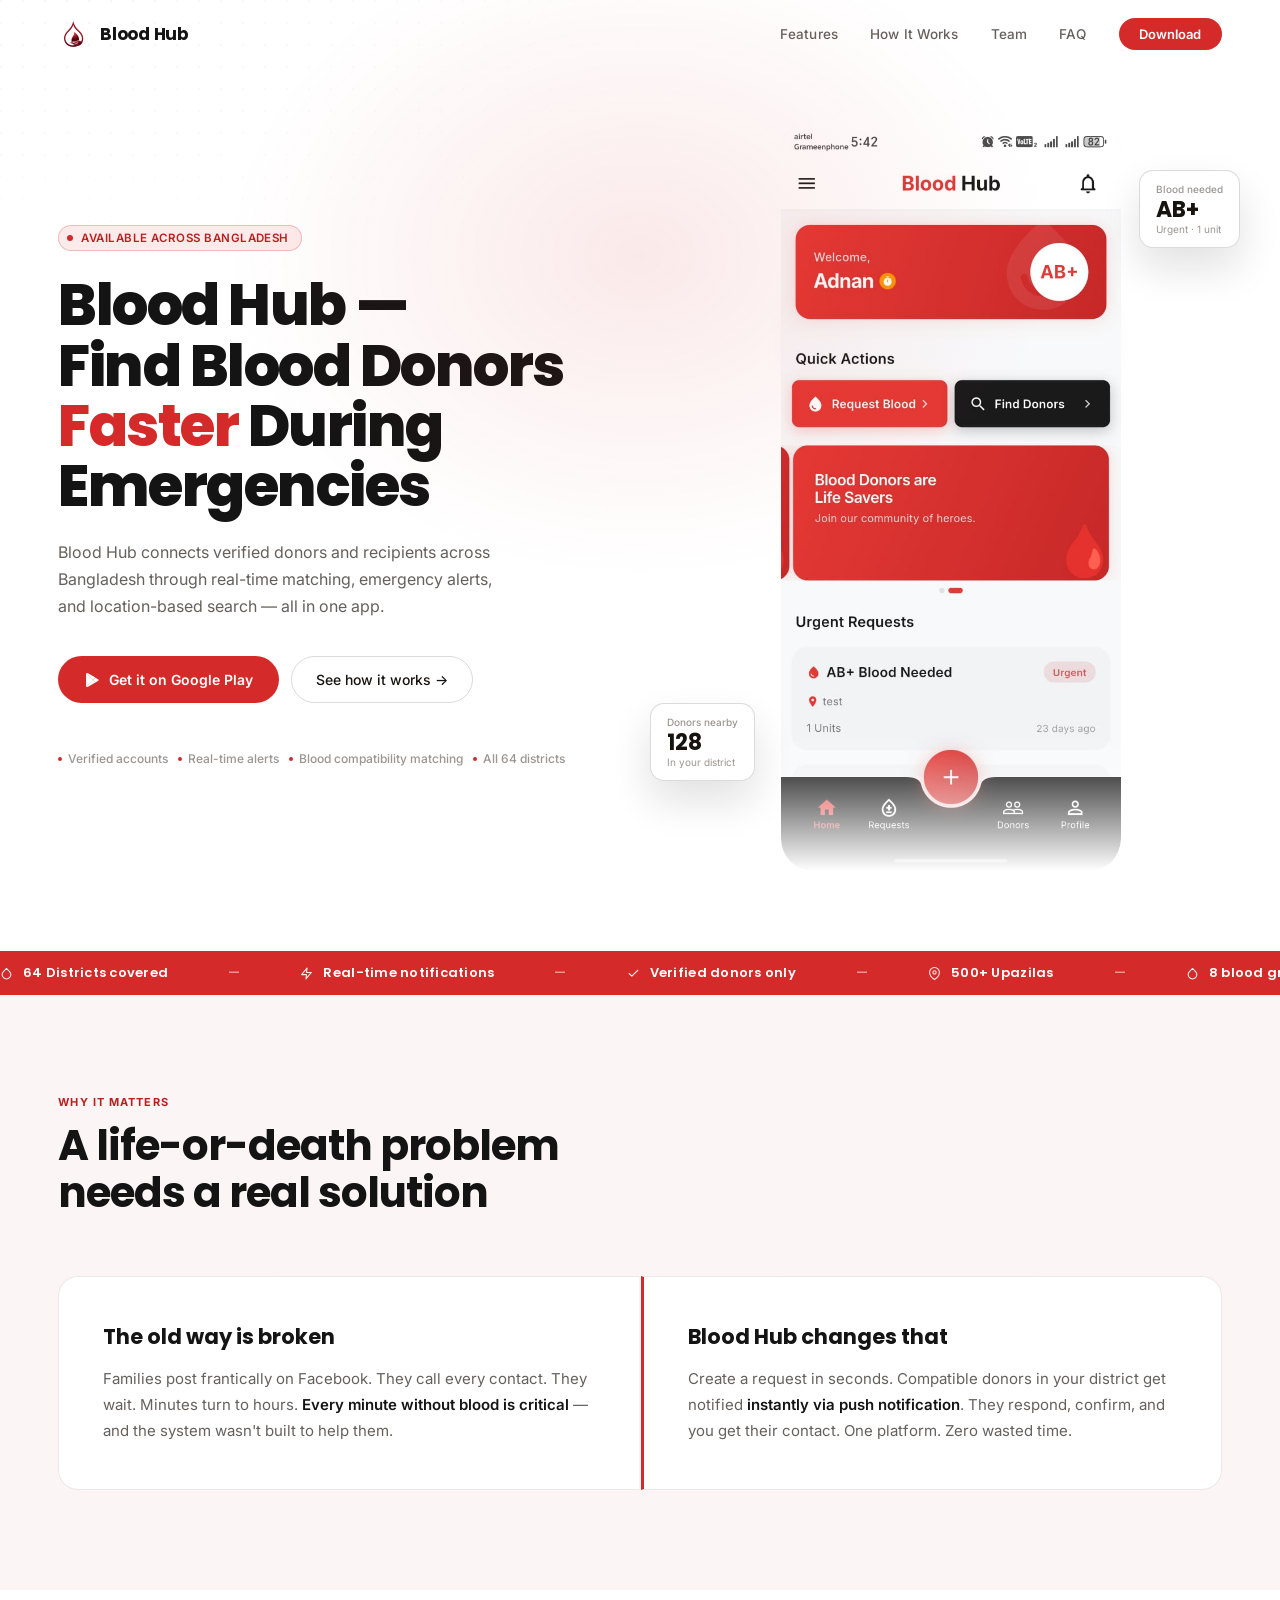
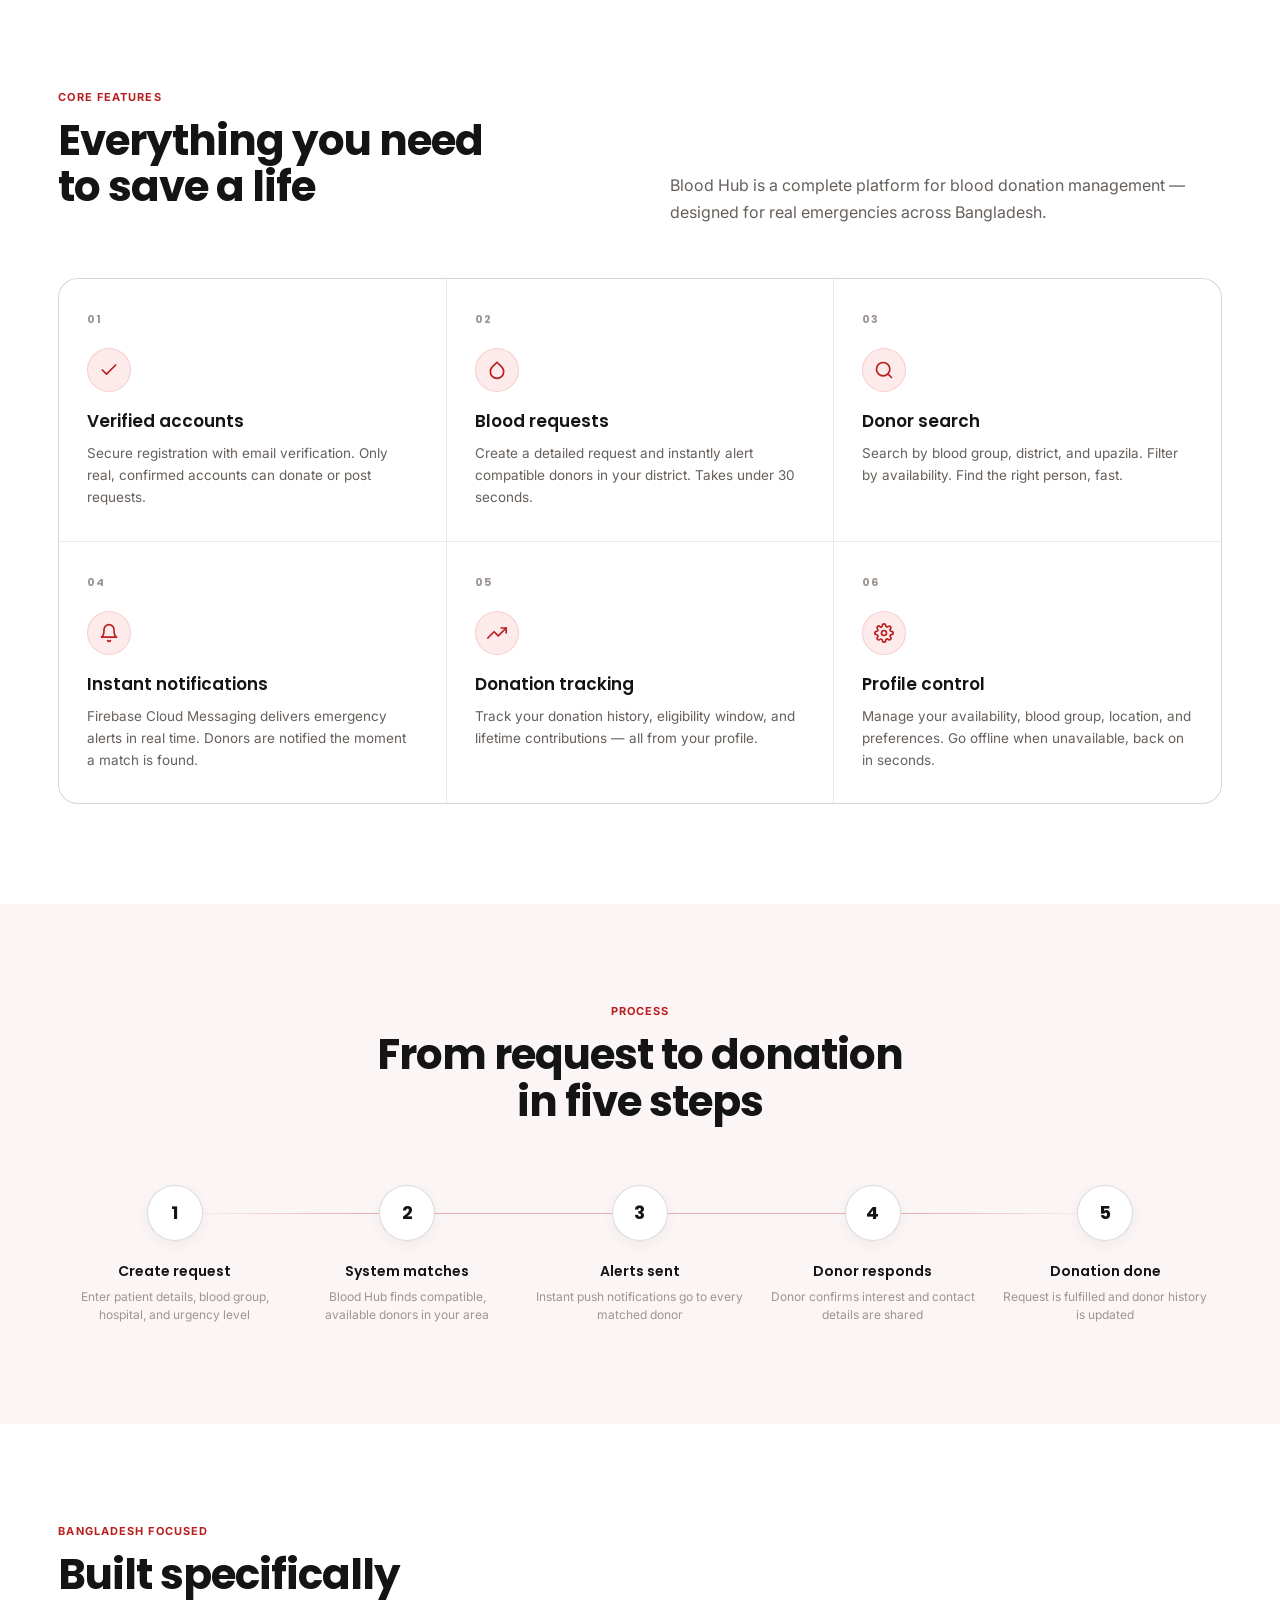
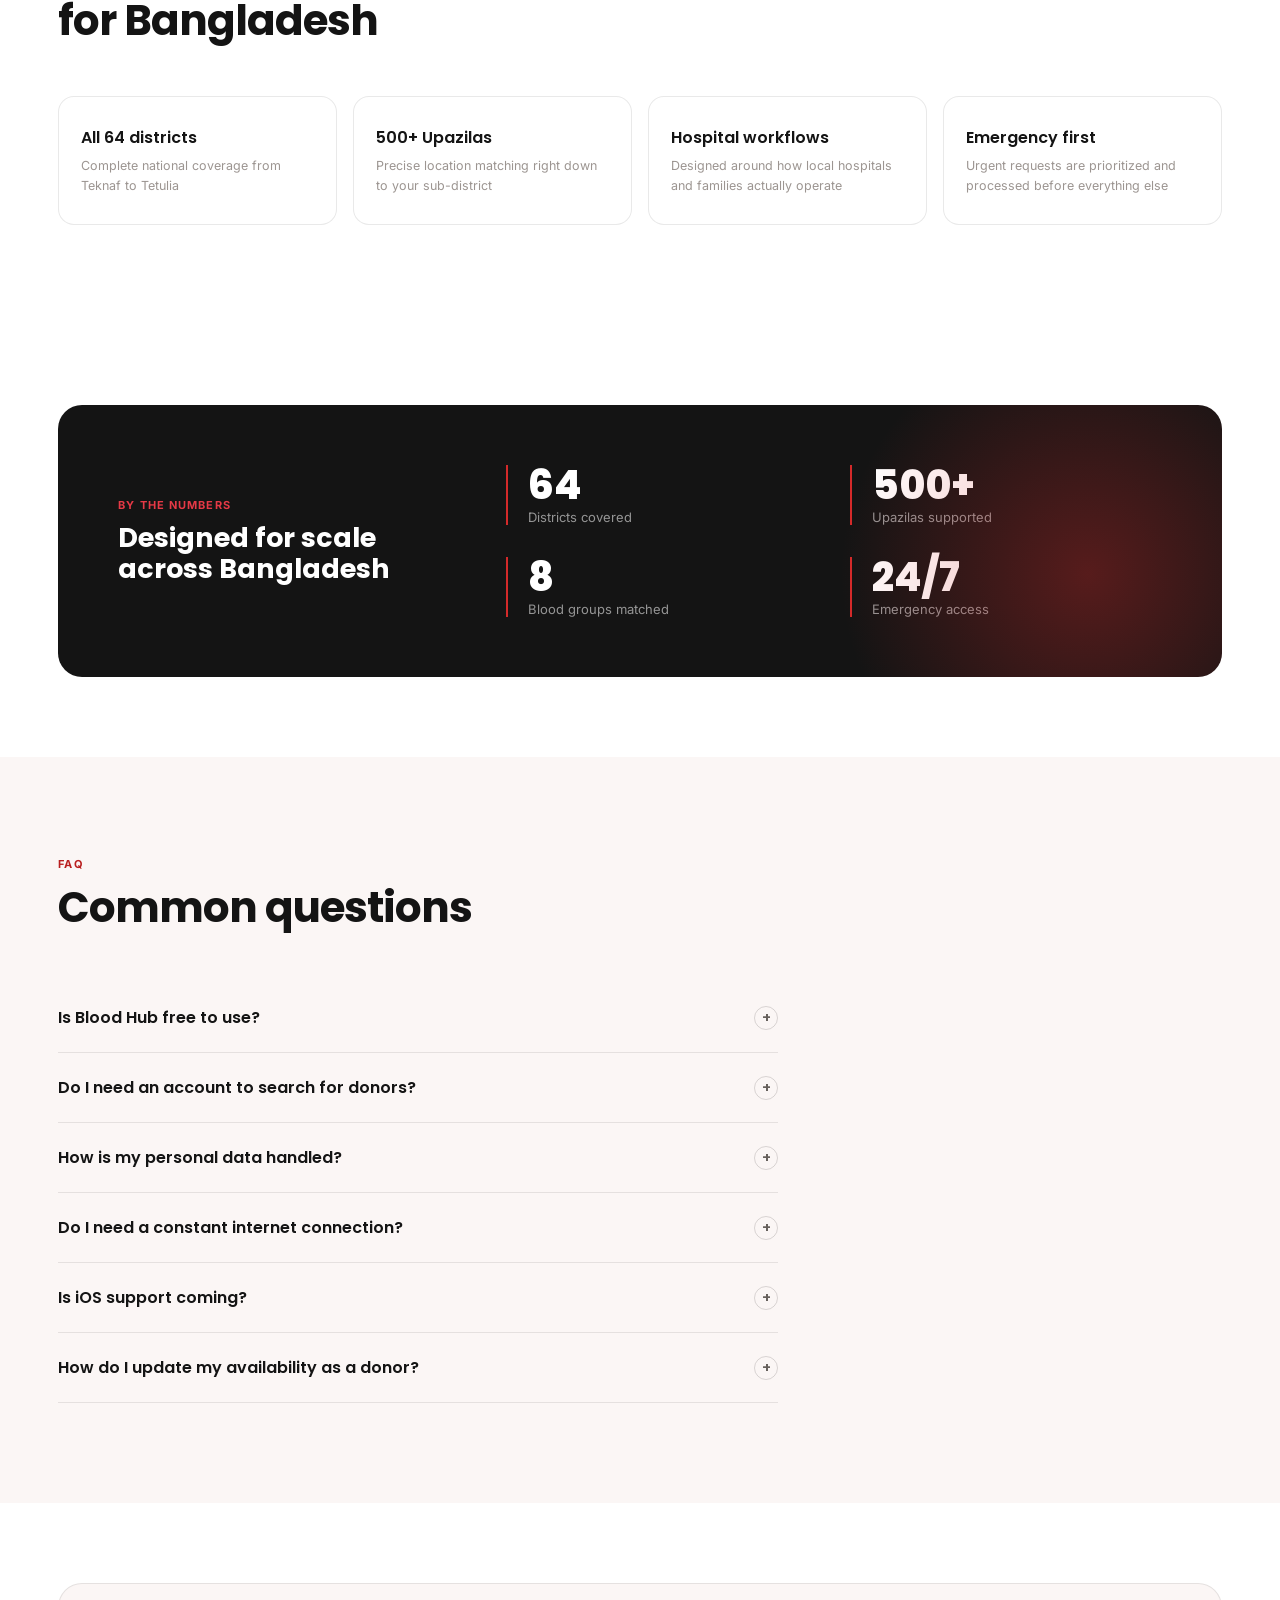
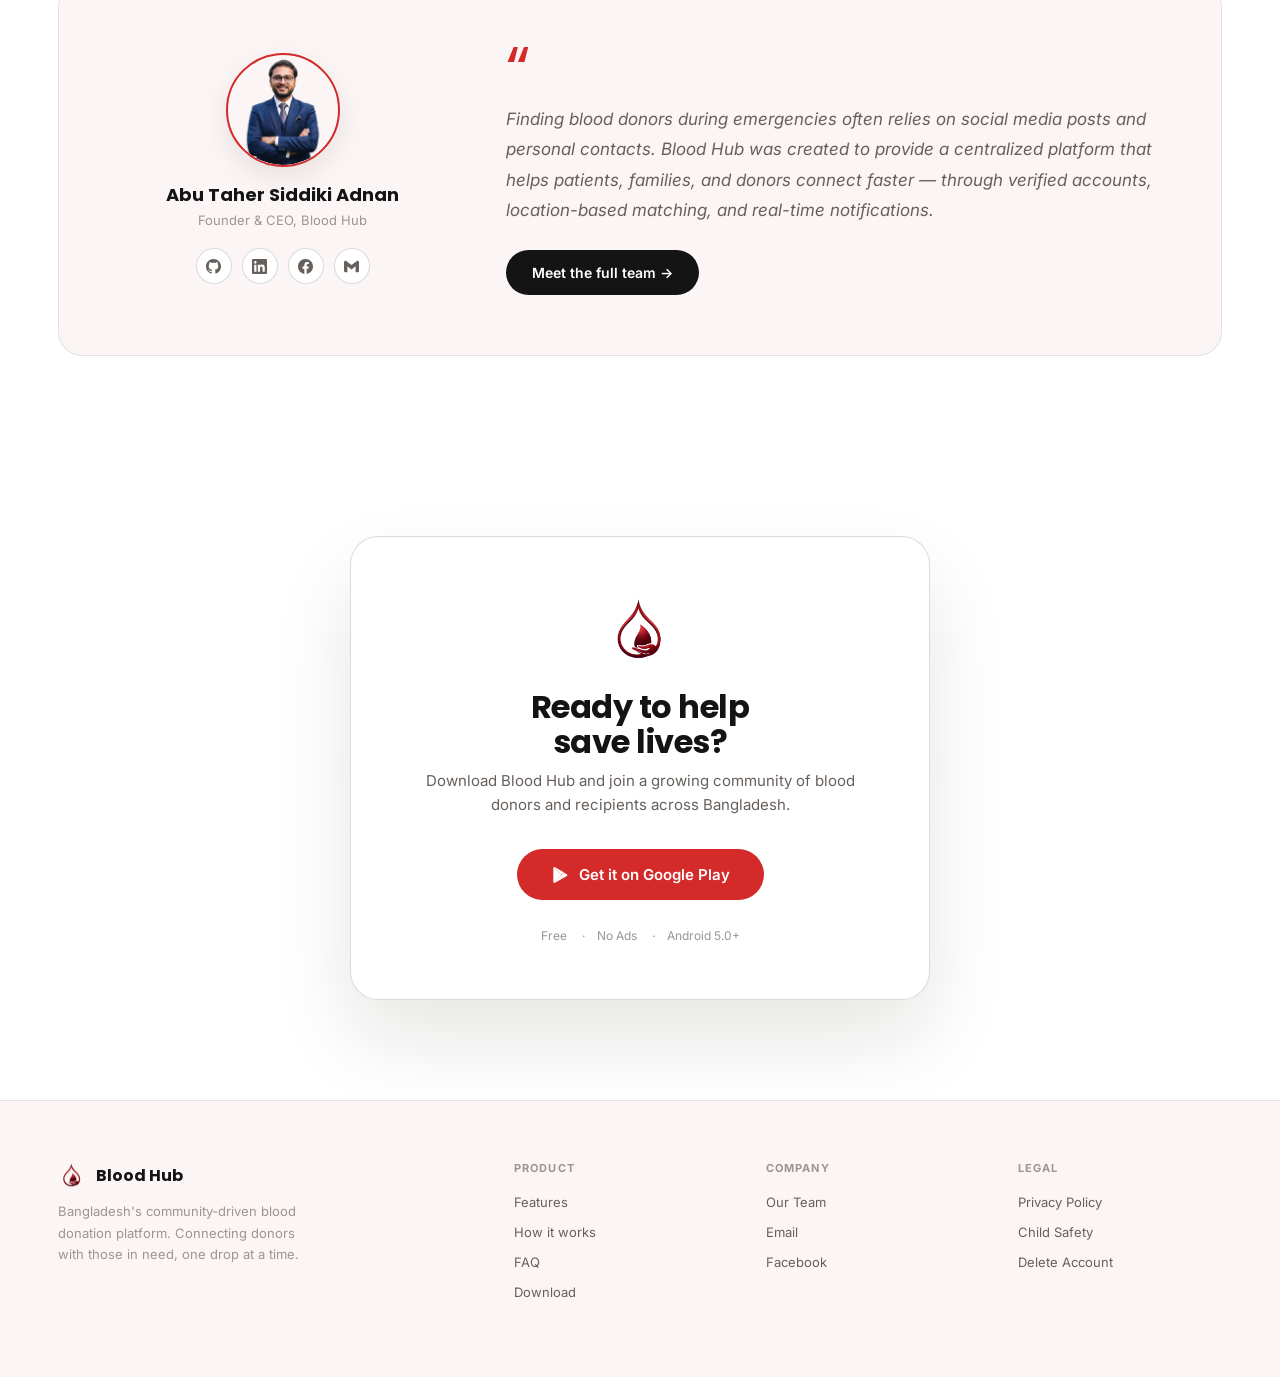
<file: index.html>
<!DOCTYPE html>
<html lang="en">

<head>
  <meta charset="UTF-8">
  <meta name="viewport" content="width=device-width, initial-scale=1.0">
  <title>Blood Hub — Find Blood Donors Faster During Emergencies</title>
  <meta name="description"
    content="Blood Hub connects verified blood donors and recipients across Bangladesh through real-time matching, emergency alerts, and location-based search — all in one free app.">
  <link rel="canonical" href="https://blood-hub-website.vercel.app/">
  <meta property="og:title" content="Blood Hub — Find Blood Donors Faster During Emergencies">
  <meta property="og:description"
    content="A community. A network. A chance to save lives. Blood Hub connects verified donors and recipients across Bangladesh.">
  <meta property="og:image" content="assets/img/logo.png">
  <meta property="og:type" content="website">
  <link rel="icon" href="assets/img/logo.png">
  <link rel="preconnect" href="https://fonts.googleapis.com">
  <link rel="preconnect" href="https://fonts.gstatic.com" crossorigin>
  <link href="https://fonts.googleapis.com/css2?family=Poppins:wght@500;600;700;800&family=Inter:wght@300;400;500;600&family=Caveat:wght@600;700&display=swap" rel="stylesheet">
  <link rel="stylesheet" href="assets/css/style.css">
  <script type="application/ld+json">
    {
      "@context":"https://schema.org",
      "@type":"MobileApplication",
      "name":"Blood Hub",
      "applicationCategory":"HealthApplication",
      "operatingSystem":"Android",
      "description":"Blood donation app connecting verified donors and recipients across Bangladesh through real-time matching, emergency alerts, and location-based search.",
      "url":"https://blood-hub-website.vercel.app/",
      "downloadUrl":"https://play.google.com/store/apps/details?id=com.nexstacklabs.bloodhub",
      "installUrl":"https://play.google.com/store/apps/details?id=com.nexstacklabs.bloodhub",
      "offers":{
        "@type":"Offer",
        "price":"0",
        "priceCurrency":"BDT"
      },
      "author":{
        "@type":"Person",
        "name":"Abu Taher Siddiki Adnan",
        "sameAs":[
          "https://github.com/Abu-Taher-Siddiki-Adnan",
          "https://www.linkedin.com/in/abu-taher-siddiki-adnan/"
        ]
      }
    }
  </script>
</head>

<body>

  <!-- Mobile nav overlay -->
  <div class="mobile-nav" id="mobileNav">
    <a href="#features" onclick="closeMobileNav()">Features</a>
    <a href="#how" onclick="closeMobileNav()">How It Works</a>
    <a href="team.html" onclick="closeMobileNav()">Team</a>
    <a href="#faq" onclick="closeMobileNav()">FAQ</a>
    <a href="#download" onclick="closeMobileNav()" style="color:var(--red-2)">Download</a>
  </div>

  <!-- Navigation -->
  <nav id="nav">
    <div class="container">
      <div class="nav-inner">
        <a href="index.html" class="nav-logo">
          <div class="nav-logo-mark"><img src="assets/img/logo.png"
              alt="Blood Hub logo - blood donation app for Bangladesh"></div>
          <span>Blood Hub</span>
        </a>
        <div class="nav-links">
          <a href="#features" class="nav-link">Features</a>
          <a href="#how" class="nav-link">How It Works</a>
          <a href="team.html" class="nav-link">Team</a>
          <a href="#faq" class="nav-link">FAQ</a>
          <a href="#download" class="nav-cta">Download</a>
        </div>
        <button class="hamburger" type="button" onclick="toggleMobileNav()" aria-label="Toggle navigation menu"
          aria-expanded="false" aria-controls="mobileNav">
          <span></span><span></span><span></span>
        </button>
      </div>
    </div>
  </nav>

  <!-- Hero -->
  <section class="hero">
    <div class="container">
      <div class="hero-inner">
        <div>
          <div class="hero-eyebrow">
            <div class="eyebrow-dot"></div>Available across Bangladesh
          </div>
          <h1>Blood Hub — <br> Find Blood Donors <br> <em>Faster</em> During Emergencies</h1>
          <p class="hero-desc">Blood Hub connects verified donors and recipients across Bangladesh through real-time
            matching, emergency alerts, and location-based search — all in one app.</p>
          <div class="hero-actions">
            <a href="https://play.google.com/store/apps/details?id=com.nexstacklabs.bloodhub" target="_blank"
              rel="noopener" class="btn-dl">
              <svg width="16" height="16" viewBox="0 0 24 24" fill="currentColor">
                <path
                  d="M3.61 1.81c-.33.34-.52.86-.52 1.54v17.3c0 .68.19 1.2.52 1.54l.1.09L13.7 12.3v-.24L3.71 1.72l-.1.09z" />
                <path
                  d="M17.03 15.63l-3.33-3.33v-.24l3.33-3.33.08.04 3.95 2.24c1.13.64 1.13 1.69 0 2.33l-3.95 2.24-.08.05z" />
                <path
                  d="M17.11 15.58L13.7 12.17 3.61 22.26c.37.4 1 .45 1.7.06l11.8-6.74" />
                <path
                  d="M17.11 8.42L5.31 1.68c-.7-.4-1.33-.34-1.7.06l10.09 10.09 3.41-3.41z" />
              </svg>
              Get it on Google Play
            </a>
            <a href="#how" class="btn-ghost">See how it works →</a>
          </div>
          <div class="trust-chips">
            <div class="chip">Verified accounts</div>
            <div class="chip">Real-time alerts</div>
            <div class="chip">Blood compatibility matching</div>
            <div class="chip">All 64 districts</div>
          </div>
        </div>

        <!-- Hero Visual -->
        <div class="hero-visual">
          <div class="screenshot-stack">
            <img src="assets/img/app-screenshot.jpg" loading="lazy"
              alt="Blood Hub app home screen showing quick actions, urgent requests and donor search"
              class="screenshot-main">
          </div>
          <div class="float-card float-card-1">
            <div class="float-card-label">Blood needed</div>
            <div class="float-card-value">AB+</div>
            <div class="float-card-sub">Urgent · 1 unit</div>
          </div>
          <div class="float-card float-card-2">
            <div class="float-card-label">Donors nearby</div>
            <div class="float-card-value">128</div>
            <div class="float-card-sub">In your district</div>
          </div>
        </div>
      </div>
    </div>
  </section>

  <!-- Urgency strip -->
  <div class="urgency-strip">
    <div class="strip-track">
      <div class="strip-item"><svg width="13" height="13" viewBox="0 0 24 24" fill="none" stroke="currentColor" stroke-width="2" stroke-linecap="round" stroke-linejoin="round"><path d="M12 2.69l5.66 5.66a8 8 0 1 1-11.31 0z" /></svg> 64 Districts covered</div>
      <div class="strip-item strip-sep">—</div>
      <div class="strip-item"><svg width="13" height="13" viewBox="0 0 24 24" fill="none" stroke="currentColor" stroke-width="2" stroke-linecap="round" stroke-linejoin="round"><polygon points="13 2 3 14 12 14 11 22 21 10 12 10 13 2" /></svg> Real-time notifications</div>
      <div class="strip-item strip-sep">—</div>
      <div class="strip-item"><svg width="13" height="13" viewBox="0 0 24 24" fill="none" stroke="currentColor" stroke-width="2" stroke-linecap="round" stroke-linejoin="round"><path d="M20 6L9 17l-5-5" /></svg> Verified donors only</div>
      <div class="strip-item strip-sep">—</div>
      <div class="strip-item"><svg width="13" height="13" viewBox="0 0 24 24" fill="none" stroke="currentColor" stroke-width="2" stroke-linecap="round" stroke-linejoin="round"><path d="M21 10c0 7-9 13-9 13s-9-6-9-13a9 9 0 0 1 18 0z" /><circle cx="12" cy="10" r="3" /></svg> 500+ Upazilas</div>
      <div class="strip-item strip-sep">—</div>
      <div class="strip-item"><svg width="13" height="13" viewBox="0 0 24 24" fill="none" stroke="currentColor" stroke-width="2" stroke-linecap="round" stroke-linejoin="round"><path d="M12 2.69l5.66 5.66a8 8 0 1 1-11.31 0z" /></svg> 8 blood groups matched</div>
      <div class="strip-item strip-sep">—</div>
      <div class="strip-item"><svg width="13" height="13" viewBox="0 0 24 24" fill="none" stroke="currentColor" stroke-width="2" stroke-linecap="round" stroke-linejoin="round"><rect x="5" y="2" width="14" height="20" rx="2" /><line x1="12" y1="18" x2="12.01" y2="18" /></svg> Free · No ads · Android 5.0+</div>
      <div class="strip-item strip-sep">—</div>
      <!-- duplicate for seamless loop -->
      <div class="strip-item"><svg width="13" height="13" viewBox="0 0 24 24" fill="none" stroke="currentColor" stroke-width="2" stroke-linecap="round" stroke-linejoin="round"><path d="M12 2.69l5.66 5.66a8 8 0 1 1-11.31 0z" /></svg> 64 Districts covered</div>
      <div class="strip-item strip-sep">—</div>
      <div class="strip-item"><svg width="13" height="13" viewBox="0 0 24 24" fill="none" stroke="currentColor" stroke-width="2" stroke-linecap="round" stroke-linejoin="round"><polygon points="13 2 3 14 12 14 11 22 21 10 12 10 13 2" /></svg> Real-time notifications</div>
      <div class="strip-item strip-sep">—</div>
      <div class="strip-item"><svg width="13" height="13" viewBox="0 0 24 24" fill="none" stroke="currentColor" stroke-width="2" stroke-linecap="round" stroke-linejoin="round"><path d="M20 6L9 17l-5-5" /></svg> Verified donors only</div>
      <div class="strip-item strip-sep">—</div>
      <div class="strip-item"><svg width="13" height="13" viewBox="0 0 24 24" fill="none" stroke="currentColor" stroke-width="2" stroke-linecap="round" stroke-linejoin="round"><path d="M21 10c0 7-9 13-9 13s-9-6-9-13a9 9 0 0 1 18 0z" /><circle cx="12" cy="10" r="3" /></svg> 500+ Upazilas</div>
      <div class="strip-item strip-sep">—</div>
      <div class="strip-item"><svg width="13" height="13" viewBox="0 0 24 24" fill="none" stroke="currentColor" stroke-width="2" stroke-linecap="round" stroke-linejoin="round"><path d="M12 2.69l5.66 5.66a8 8 0 1 1-11.31 0z" /></svg> 8 blood groups matched</div>
      <div class="strip-item strip-sep">—</div>
      <div class="strip-item"><svg width="13" height="13" viewBox="0 0 24 24" fill="none" stroke="currentColor" stroke-width="2" stroke-linecap="round" stroke-linejoin="round"><rect x="5" y="2" width="14" height="20" rx="2" /><line x1="12" y1="18" x2="12.01" y2="18" /></svg> Free · No ads · Android 5.0+</div>
      <div class="strip-item strip-sep">—</div>
    </div>
  </div>

  <!-- Problem / Solution -->
  <section class="section section-alt">
    <div class="container">
      <div class="fade-in">
        <span class="eyebrow-label">Why it matters</span>
        <h2>A life-or-death problem<br>needs a real solution</h2>
      </div>
      <div class="problem-grid fade-in">
        <div class="problem-card">
          <div class="card-title">The old way is broken</div>
          <p class="card-body">Families post frantically on Facebook. They call every contact. They wait. Minutes turn
            to hours. <strong>Every minute without blood is critical</strong> — and the system wasn't built to help
            them.</p>
        </div>
        <div class="problem-card">
          <div class="card-title">Blood Hub changes that</div>
          <p class="card-body">Create a request in seconds. Compatible donors in your district get notified
            <strong>instantly via push notification</strong>. They respond, confirm, and you get their contact. One
            platform. Zero wasted time.
          </p>
        </div>
      </div>
    </div>
  </section>

  <!-- Features -->
  <section class="section" id="features">
    <div class="container">
      <div class="features-header fade-in">
        <div>
          <span class="eyebrow-label">Core features</span>
          <h2>Everything you need<br>to save a life</h2>
        </div>
        <p class="section-desc">Blood Hub is a complete platform for blood donation management — designed for real
          emergencies across Bangladesh.</p>
      </div>
      <div class="features-grid fade-in">
        <div class="feature-cell">
          <div class="feature-num">01</div>
          <div class="feature-icon-wrap">
            <svg width="20" height="20" viewBox="0 0 24 24" fill="none" stroke="currentColor" stroke-width="2" stroke-linecap="round" stroke-linejoin="round"><path d="M20 6L9 17l-5-5" /></svg>
          </div>
          <div class="feature-title">Verified accounts</div>
          <p class="feature-desc">Secure registration with email verification. Only real, confirmed accounts can donate
            or post requests.</p>
        </div>
        <div class="feature-cell">
          <div class="feature-num">02</div>
          <div class="feature-icon-wrap">
            <svg width="20" height="20" viewBox="0 0 24 24" fill="none" stroke="currentColor" stroke-width="2" stroke-linecap="round" stroke-linejoin="round"><path d="M12 2.69l5.66 5.66a8 8 0 1 1-11.31 0z" /></svg>
          </div>
          <div class="feature-title">Blood requests</div>
          <p class="feature-desc">Create a detailed request and instantly alert compatible donors in your district.
            Takes under 30 seconds.</p>
        </div>
        <div class="feature-cell">
          <div class="feature-num">03</div>
          <div class="feature-icon-wrap">
            <svg width="20" height="20" viewBox="0 0 24 24" fill="none" stroke="currentColor" stroke-width="2" stroke-linecap="round" stroke-linejoin="round"><circle cx="11" cy="11" r="8" /><line x1="21" y1="21" x2="16.65" y2="16.65" /></svg>
          </div>
          <div class="feature-title">Donor search</div>
          <p class="feature-desc">Search by blood group, district, and upazila. Filter by availability. Find the right
            person, fast.</p>
        </div>
        <div class="feature-cell">
          <div class="feature-num">04</div>
          <div class="feature-icon-wrap">
            <svg width="20" height="20" viewBox="0 0 24 24" fill="none" stroke="currentColor" stroke-width="2" stroke-linecap="round" stroke-linejoin="round"><path d="M18 8A6 6 0 0 0 6 8c0 7-3 9-3 9h18s-3-2-3-9" /><path d="M13.73 21a2 2 0 0 1-3.46 0" /></svg>
          </div>
          <div class="feature-title">Instant notifications</div>
          <p class="feature-desc">Firebase Cloud Messaging delivers emergency alerts in real time. Donors are notified
            the moment a match is found.</p>
        </div>
        <div class="feature-cell">
          <div class="feature-num">05</div>
          <div class="feature-icon-wrap">
            <svg width="20" height="20" viewBox="0 0 24 24" fill="none" stroke="currentColor" stroke-width="2" stroke-linecap="round" stroke-linejoin="round"><polyline points="23 6 13.5 15.5 8.5 10.5 1 18" /><polyline points="17 6 23 6 23 12" /></svg>
          </div>
          <div class="feature-title">Donation tracking</div>
          <p class="feature-desc">Track your donation history, eligibility window, and lifetime contributions — all from
            your profile.</p>
        </div>
        <div class="feature-cell">
          <div class="feature-num">06</div>
          <div class="feature-icon-wrap">
            <svg width="20" height="20" viewBox="0 0 24 24" fill="none" stroke="currentColor" stroke-width="2" stroke-linecap="round" stroke-linejoin="round"><circle cx="12" cy="12" r="3" /><path d="M19.4 15a1.65 1.65 0 0 0 .33 1.82l.06.06a2 2 0 1 1-2.83 2.83l-.06-.06a1.65 1.65 0 0 0-1.82-.33 1.65 1.65 0 0 0-1 1.51V21a2 2 0 0 1-4 0v-.09A1.65 1.65 0 0 0 9 19.4a1.65 1.65 0 0 0-1.82.33l-.06.06a2 2 0 1 1-2.83-2.83l.06-.06a1.65 1.65 0 0 0 .33-1.82 1.65 1.65 0 0 0-1.51-1H3a2 2 0 0 1 0-4h.09A1.65 1.65 0 0 0 4.6 9a1.65 1.65 0 0 0-.33-1.82l-.06-.06a2 2 0 1 1 2.83-2.83l.06.06a1.65 1.65 0 0 0 1.82.33H9a1.65 1.65 0 0 0 1-1.51V3a2 2 0 0 1 4 0v.09a1.65 1.65 0 0 0 1 1.51 1.65 1.65 0 0 0 1.82-.33l.06-.06a2 2 0 1 1 2.83 2.83l-.06.06a1.65 1.65 0 0 0-.33 1.82V9a1.65 1.65 0 0 0 1.51 1H21a2 2 0 0 1 0 4h-.09a1.65 1.65 0 0 0-1.51 1z" /></svg>
          </div>
          <div class="feature-title">Profile control</div>
          <p class="feature-desc">Manage your availability, blood group, location, and preferences. Go offline when
            unavailable, back on in seconds.</p>
        </div>
      </div>
    </div>
  </section>

  <!-- How It Works -->
  <section class="section section-alt" id="how">
    <div class="container">
      <div style="text-align:center" class="fade-in">
        <span class="eyebrow-label">Process</span>
        <h2>From request to donation<br>in five steps</h2>
      </div>
      <div class="steps-wrap fade-in">
        <div class="step-item">
          <div class="step-num">1</div>
          <div class="step-title">Create request</div>
          <p class="step-desc">Enter patient details, blood group, hospital, and urgency level</p>
        </div>
        <div class="step-item">
          <div class="step-num">2</div>
          <div class="step-title">System matches</div>
          <p class="step-desc">Blood Hub finds compatible, available donors in your area</p>
        </div>
        <div class="step-item">
          <div class="step-num">3</div>
          <div class="step-title">Alerts sent</div>
          <p class="step-desc">Instant push notifications go to every matched donor</p>
        </div>
        <div class="step-item">
          <div class="step-num">4</div>
          <div class="step-title">Donor responds</div>
          <p class="step-desc">Donor confirms interest and contact details are shared</p>
        </div>
        <div class="step-item">
          <div class="step-num">5</div>
          <div class="step-title">Donation done</div>
          <p class="step-desc">Request is fulfilled and donor history is updated</p>
        </div>
      </div>
    </div>
  </section>

  <!-- Built for Bangladesh -->
  <section class="section">
    <div class="container">
      <div class="fade-in">
        <span class="eyebrow-label">Bangladesh focused</span>
        <h2>Built specifically<br>for Bangladesh</h2>
      </div>
      <div class="bd-grid fade-in">
        <div class="bd-card">
          <div class="bd-card-title">All 64 districts</div>
          <p class="bd-card-desc">Complete national coverage from Teknaf to Tetulia</p>
        </div>
        <div class="bd-card">
          <div class="bd-card-title">500+ Upazilas</div>
          <p class="bd-card-desc">Precise location matching right down to your sub-district</p>
        </div>
        <div class="bd-card">
          <div class="bd-card-title">Hospital workflows</div>
          <p class="bd-card-desc">Designed around how local hospitals and families actually operate</p>
        </div>
        <div class="bd-card">
          <div class="bd-card-title">Emergency first</div>
          <p class="bd-card-desc">Urgent requests are prioritized and processed before everything else</p>
        </div>
      </div>
    </div>
  </section>

  <!-- Stats -->
  <section class="stats-section">
    <div class="container">
      <div class="stats-inner fade-in">
        <div class="stats-label-col">
          <span class="eyebrow-label">By the numbers</span>
          <h3>Designed for scale across Bangladesh</h3>
        </div>
        <div class="stats-grid">
          <div class="stat-item">
            <div class="stat-num">64</div>
            <div class="stat-lbl">Districts covered</div>
          </div>
          <div class="stat-item">
            <div class="stat-num">500+</div>
            <div class="stat-lbl">Upazilas supported</div>
          </div>
          <div class="stat-item">
            <div class="stat-num">8</div>
            <div class="stat-lbl">Blood groups matched</div>
          </div>
          <div class="stat-item">
            <div class="stat-num">24/7</div>
            <div class="stat-lbl">Emergency access</div>
          </div>
        </div>
      </div>
    </div>
  </section>

  <!-- FAQ -->
  <section class="section section-alt" id="faq">
    <div class="container">
      <div class="fade-in">
        <span class="eyebrow-label">FAQ</span>
        <h2>Common questions</h2>
      </div>
      <div class="faq-list fade-in">
        <div class="faq-item">
          <button class="faq-q" onclick="toggleFaq(this)">
            Is Blood Hub free to use?
            <span class="faq-icon">+</span>
          </button>
          <div class="faq-a">
            <p>Yes — Blood Hub is completely free. There are no ads, no subscription fees, and no hidden costs. It's a
              community platform built for public good.</p>
          </div>
        </div>
        <div class="faq-item">
          <button class="faq-q" onclick="toggleFaq(this)">
            Do I need an account to search for donors?
            <span class="faq-icon">+</span>
          </button>
          <div class="faq-a">
            <p>You need a verified account to post requests and contact donors. This is to protect donors from spam and
              ensure all interactions are between real, verified users.</p>
          </div>
        </div>
        <div class="faq-item">
          <button class="faq-q" onclick="toggleFaq(this)">
            How is my personal data handled?
            <span class="faq-icon">+</span>
          </button>
          <div class="faq-a">
            <p>Your data is used only for matching you with blood requests or donors in your area. Contact information
              is shared only when a donor explicitly accepts a request. We do not sell or share your data with third
              parties.</p>
          </div>
        </div>
        <div class="faq-item">
          <button class="faq-q" onclick="toggleFaq(this)">
            Do I need a constant internet connection?
            <span class="faq-icon">+</span>
          </button>
          <div class="faq-a">
            <p>An internet connection is required to post requests, receive notifications, and search for donors in real
              time. Basic profile information is cached locally for offline viewing.</p>
          </div>
        </div>
        <div class="faq-item">
          <button class="faq-q" onclick="toggleFaq(this)">
            Is iOS support coming?
            <span class="faq-icon">+</span>
          </button>
          <div class="faq-a">
            <p>Blood Hub currently supports Android 5.0 and above. iOS support is being planned. You can reach out via
              email to be notified when it launches.</p>
          </div>
        </div>
        <div class="faq-item">
          <button class="faq-q" onclick="toggleFaq(this)">
            How do I update my availability as a donor?
            <span class="faq-icon">+</span>
          </button>
          <div class="faq-a">
            <p>From your profile page, you can toggle your availability on or off at any time. When you're marked
              unavailable, you won't receive donation request notifications.</p>
          </div>
        </div>
      </div>
    </div>
  </section>

  <!-- Founder spotlight (home preview) -->
  <section class="founder-section">
    <div class="container">
      <div class="founder-inner fade-in">
        <div class="founder-left">
          <div class="founder-avatar" style="background:none;border:none;overflow:hidden;padding:0;"><img
              src="assets/img/team/adnan.png" loading="lazy"
              alt="Abu Taher Siddiki Adnan, Founder of Blood Hub - blood donation app creator"
              style="width:100%;height:100%;object-fit:cover;border-radius:50%;"></div>
          <div class="founder-name">Abu Taher Siddiki Adnan</div>
          <div class="founder-role">Founder &amp; CEO, Blood Hub</div>
          <div class="founder-socials">
            <a href="https://github.com/Abu-Taher-Siddiki-Adnan" target="_blank" rel="noopener" class="social-btn"
              title="GitHub">
              <svg width="15" height="15" viewBox="0 0 24 24" fill="currentColor">
                <path
                  d="M12 0c-6.626 0-12 5.373-12 12 0 5.302 3.438 9.8 8.207 11.387.599.111.793-.261.793-.577v-2.234c-3.338.726-4.033-1.416-4.033-1.416-.546-1.387-1.333-1.756-1.333-1.756-1.089-.745.083-.729.083-.729 1.205.084 1.839 1.237 1.839 1.237 1.07 1.834 2.807 1.304 3.492.997.107-.775.418-1.305.762-1.604-2.665-.305-5.467-1.334-5.467-5.931 0-1.311.469-2.381 1.236-3.221-.124-.303-.535-1.524.117-3.176 0 0 1.008-.322 3.301 1.23.957-.266 1.983-.399 3.003-.404 1.02.005 2.047.138 3.006.404 2.291-1.552 3.297-1.23 3.297-1.23.653 1.653.242 2.874.118 3.176.77.84 1.235 1.911 1.235 3.221 0 4.609-2.807 5.624-5.479 5.921.43.372.823 1.102.823 2.222v3.293c0 .319.192.694.801.576 4.765-1.589 8.199-6.086 8.199-11.386 0-6.627-5.373-12-12-12z" />
              </svg>
            </a>
            <a href="https://www.linkedin.com/in/abu-taher-siddiki-adnan/" target="_blank" rel="noopener"
              class="social-btn" title="LinkedIn">
              <svg width="15" height="15" viewBox="0 0 24 24" fill="currentColor">
                <path
                  d="M20.447 20.452h-3.554v-5.569c0-1.328-.027-3.037-1.852-3.037-1.853 0-2.136 1.445-2.136 2.939v5.667H9.351V9h3.414v1.561h.046c.477-.9 1.637-1.85 3.37-1.85 3.601 0 4.267 2.37 4.267 5.455v6.286zM5.337 7.433c-1.144 0-2.063-.926-2.063-2.065 0-1.138.92-2.063 2.063-2.063 1.14 0 2.064.925 2.064 2.063 0 1.139-.925 2.065-2.064 2.065zm1.782 13.019H3.555V9h3.564v11.452zM22.225 0H1.771C.792 0 0 .774 0 1.729v20.542C0 23.227.792 24 1.771 24h20.451C23.2 24 24 23.227 24 22.271V1.729C24 .774 23.2 0 22.222 0h.003z" />
              </svg>
            </a>
            <a href="https://www.facebook.com/adnan.siddik.282" target="_blank" rel="noopener" class="social-btn"
              title="Facebook">
              <svg width="15" height="15" viewBox="0 0 24 24" fill="currentColor">
                <path
                  d="M24 12.073c0-6.627-5.373-12-12-12s-12 5.373-12 12c0 5.99 4.388 10.954 10.125 11.854v-8.385H7.078v-3.47h3.047V9.43c0-3.007 1.792-4.669 4.533-4.669 1.312 0 2.686.235 2.686.235v2.953H15.83c-1.491 0-1.956.925-1.956 1.874v2.25h3.328l-.532 3.47h-2.796v8.385C19.612 23.027 24 18.062 24 12.073z" />
              </svg>
            </a>
            <a href="mailto:abutahersiddikiadnan@gmail.com" class="social-btn" title="Email">
              <svg width="15" height="15" viewBox="0 0 24 24" fill="currentColor">
                <path
                  d="M24 5.457v13.909c0 .904-.732 1.636-1.636 1.636h-3.819V11.73L12 16.64l-6.545-4.91v9.273H1.636A1.636 1.636 0 0 1 0 19.366V5.457c0-2.023 2.309-3.178 3.927-1.964L5.455 4.64 12 9.548l6.545-4.91 1.528-1.145C21.69 2.28 24 3.434 24 5.457z" />
              </svg>
            </a>
          </div>
        </div>
        <div>
          <blockquote class="founder-quote">
            Finding blood donors during emergencies often relies on social media posts and personal contacts. Blood Hub
            was created to provide a centralized platform that helps patients, families, and donors connect faster —
            through verified accounts, location-based matching, and real-time notifications.
          </blockquote>
          <div class="founder-more">
            <a href="team.html" class="btn-black">Meet the full team →</a>
          </div>
        </div>
      </div>
    </div>
  </section>

  <!-- Download -->
  <section class="download-section" id="download">
    <div class="container">
      <div class="download-card fade-in">
        <div class="dl-logo"><img src="assets/img/logo.png" loading="lazy"
            alt="Blood Hub app icon - blood donation app for Bangladesh"></div>
        <h2 class="dl-title">Ready to help<br>save lives?</h2>
        <p class="dl-desc">Download Blood Hub and join a growing community of blood donors and recipients across
          Bangladesh.</p>
        <div class="dl-actions">
          <a href="https://play.google.com/store/apps/details?id=com.nexstacklabs.bloodhub" target="_blank"
            rel="noopener" class="dl-btn">
            <svg width="18" height="18" viewBox="0 0 24 24" fill="currentColor">
              <path
                d="M3.61 1.81c-.33.34-.52.86-.52 1.54v17.3c0 .68.19 1.2.52 1.54l.1.09L13.7 12.3v-.24L3.71 1.72l-.1.09z" />
              <path
                d="M17.03 15.63l-3.33-3.33v-.24l3.33-3.33.08.04 3.95 2.24c1.13.64 1.13 1.69 0 2.33l-3.95 2.24-.08.05z" />
              <path
                d="M17.11 15.58L13.7 12.17 3.61 22.26c.37.4 1 .45 1.7.06l11.8-6.74" />
              <path
                d="M17.11 8.42L5.31 1.68c-.7-.4-1.33-.34-1.7.06l10.09 10.09 3.41-3.41z" />
            </svg>
            Get it on Google Play
          </a>
        </div>
        <div class="dl-meta">
          <span>Free</span>
          <span>No Ads</span>
          <span>Android 5.0+</span>
        </div>
      </div>
    </div>
  </section>

  <!-- Footer -->
  <footer>
    <div class="container">
      <div class="footer-grid">
        <div>
          <div class="footer-brand">
            <div class="footer-brand-mark"><img src="assets/img/logo.png" loading="lazy"
                alt="Blood Hub logo"></div>
            <span class="footer-brand-name">Blood Hub</span>
          </div>
          <p class="footer-tagline">Bangladesh's community-driven blood donation platform. Connecting donors with those
            in need, one drop at a time.</p>
        </div>
        <div>
          <div class="footer-col-title">Product</div>
          <ul class="footer-links">
            <li><a href="#features">Features</a></li>
            <li><a href="#how">How it works</a></li>
            <li><a href="#faq">FAQ</a></li>
            <li><a href="#download">Download</a></li>
          </ul>
        </div>
        <div>
          <div class="footer-col-title">Company</div>
          <ul class="footer-links">
            <li><a href="team.html">Our Team</a></li>
            <li><a href="mailto:bloodhubofficials@gmail.com">Email</a></li>
            <li><a href="https://www.facebook.com/profile.php?id=61591122061004" target="_blank"
                rel="noopener">Facebook</a></li>
          </ul>
        </div>
        <div>
          <div class="footer-col-title">Legal</div>
          <ul class="footer-links">
            <li><a href="privacy-policy.html">Privacy Policy</a></li>
            <li><a href="child-safety.html">Child Safety</a></li>
            <li><a href="delete-account.html">Delete Account</a></li>
          </ul>
        </div>
      </div>
    </div>
  </footer>

  <script>
    const nav = document.getElementById('nav');
    const mobileNav = document.getElementById('mobileNav');
    const hamburger = document.querySelector('.hamburger');

    window.addEventListener('scroll', () => {
      nav.classList.toggle('scrolled', window.scrollY > 40);
    });

    function setMobileNavState(isOpen) {
      mobileNav.classList.toggle('open', isOpen);
      document.body.classList.toggle('menu-open', isOpen);
      if (hamburger) {
        hamburger.setAttribute('aria-expanded', String(isOpen));
      }
    }

    function openMobileNav() { setMobileNavState(true); }
    function closeMobileNav() { setMobileNavState(false); }
    function toggleMobileNav() {
      const isOpen = mobileNav.classList.contains('open');
      setMobileNavState(!isOpen);
    }

    mobileNav.addEventListener('click', (event) => {
      if (event.target === mobileNav) closeMobileNav();
    });

    document.querySelectorAll('.mobile-nav a').forEach((link) => {
      link.addEventListener('click', closeMobileNav);
    });

    document.addEventListener('keydown', (event) => {
      if (event.key === 'Escape') closeMobileNav();
    });

    function toggleFaq(btn) {
      const item = btn.closest('.faq-item');
      const isOpen = item.classList.contains('open');
      document.querySelectorAll('.faq-item.open').forEach(i => i.classList.remove('open'));
      if (!isOpen) item.classList.add('open');
    }

    const observer = new IntersectionObserver((entries) => {
      entries.forEach((e, i) => {
        if (e.isIntersecting) {
          setTimeout(() => e.target.classList.add('visible'), i * 80);
          observer.unobserve(e.target);
        }
      });
    }, { threshold: 0.1 });
    document.querySelectorAll('.fade-in').forEach(el => observer.observe(el));
  </script>
</body>

</html>
</file>
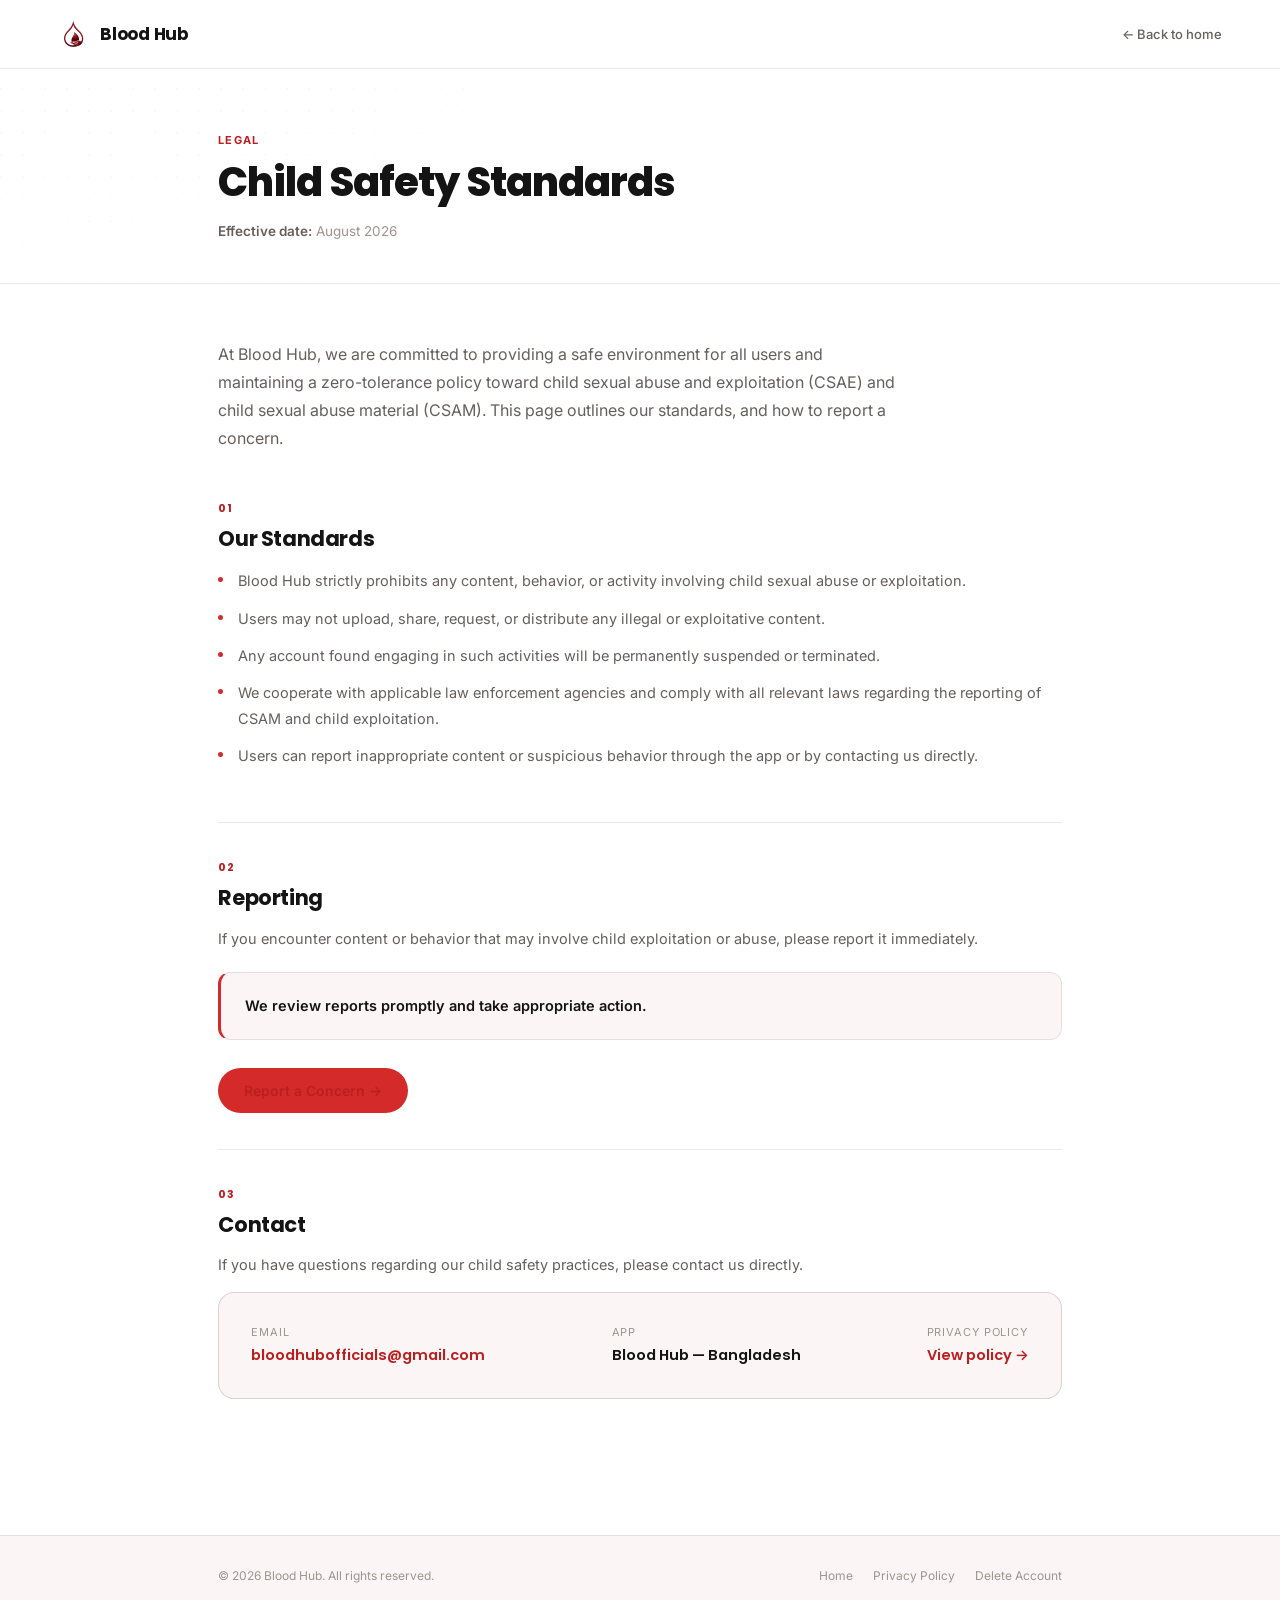
<file: child-safety.html>
<!DOCTYPE html>
<html lang="en">

<head>
  <meta charset="UTF-8">
  <meta name="viewport" content="width=device-width, initial-scale=1.0">
  <title>Child Safety Standards | Blood Hub</title>
  <meta name="description"
    content="Blood Hub's child safety standards and zero-tolerance policy toward child sexual abuse and exploitation.">
  <link rel="canonical" href="https://blood-hub-website.vercel.app/child-safety.html">
  <link rel="preconnect" href="https://i.ibb.co.com">
  <link rel="icon" href="assets/img/logo.png" type="image/png">
  <link rel="preconnect" href="https://fonts.googleapis.com">
  <link rel="preconnect" href="https://fonts.gstatic.com" crossorigin>
  <link href="https://fonts.googleapis.com/css2?family=Poppins:wght@500;600;700;800&family=Inter:wght@300;400;500;600&display=swap" rel="stylesheet">
  <link rel="stylesheet" href="assets/css/style.css">
</head>

<body>

  <nav class="legal-nav">
    <div class="nav-inner">
      <a href="index.html" class="nav-logo">
        <div class="nav-logo-mark"><img src="assets/img/logo.png" alt="Blood Hub logo"></div>
        <span>Blood Hub</span>
      </a>
      <a href="index.html" class="nav-back">← Back to home</a>
    </div>
  </nav>

  <header class="policy-header">
    <div class="container">
      <span class="eyebrow-label">Legal</span>
      <h1>Child Safety Standards</h1>
      <p class="policy-meta"><strong>Effective date:</strong> August 2026</p>
    </div>
  </header>

  <main class="policy-body">
    <div class="container">

      <p class="policy-intro">
        At Blood Hub, we are committed to providing a safe environment for all users and maintaining a
        zero-tolerance policy toward child sexual abuse and exploitation (CSAE) and child sexual abuse material
        (CSAM). This page outlines our standards, and how to report a concern.
      </p>

      <section class="policy-section">
        <div class="section-num">01</div>
        <h2>Our Standards</h2>
        <ul class="policy-list">
          <li>Blood Hub strictly prohibits any content, behavior, or activity involving child sexual abuse or
            exploitation.</li>
          <li>Users may not upload, share, request, or distribute any illegal or exploitative content.</li>
          <li>Any account found engaging in such activities will be permanently suspended or terminated.</li>
          <li>We cooperate with applicable law enforcement agencies and comply with all relevant laws regarding
            the reporting of CSAM and child exploitation.</li>
          <li>Users can report inappropriate content or suspicious behavior through the app or by contacting us
            directly.</li>
        </ul>
      </section>

      <section class="policy-section">
        <div class="section-num">02</div>
        <h2>Reporting</h2>
        <p>If you encounter content or behavior that may involve child exploitation or abuse, please report it
          immediately.</p>
        <div class="callout">
          <p><strong>We review reports promptly and take appropriate action.</strong></p>
        </div>
        <a class="mailto-btn" href="mailto:adnan02802@gmail.com?subject=Child%20Safety%20Report%20-%20Blood%20Hub">Report a Concern →</a>
      </section>

      <section class="policy-section">
        <div class="section-num">03</div>
        <h2>Contact</h2>
        <p>If you have questions regarding our child safety practices, please contact us directly.</p>
        <div class="contact-card">
          <div class="contact-item">
            <div class="label">Email</div>
            <div class="value"><a href="mailto:bloodhubofficials@gmail.com">bloodhubofficials@gmail.com</a></div>
          </div>
          <div class="contact-item">
            <div class="label">App</div>
            <div class="value">Blood Hub — Bangladesh</div>
          </div>
          <div class="contact-item">
            <div class="label">Privacy Policy</div>
            <div class="value"><a href="privacy-policy.html">View policy →</a></div>
          </div>
        </div>
      </section>

    </div>
  </main>

  <footer class="legal-footer">
    <div class="container">
      <div class="footer-copy">© 2026 Blood Hub. All rights reserved.</div>
      <div class="footer-legal">
        <a href="index.html">Home</a>
        <a href="privacy-policy.html">Privacy Policy</a>
        <a href="delete-account.html">Delete Account</a>
      </div>
    </div>
  </footer>

</body>

</html>
</file>
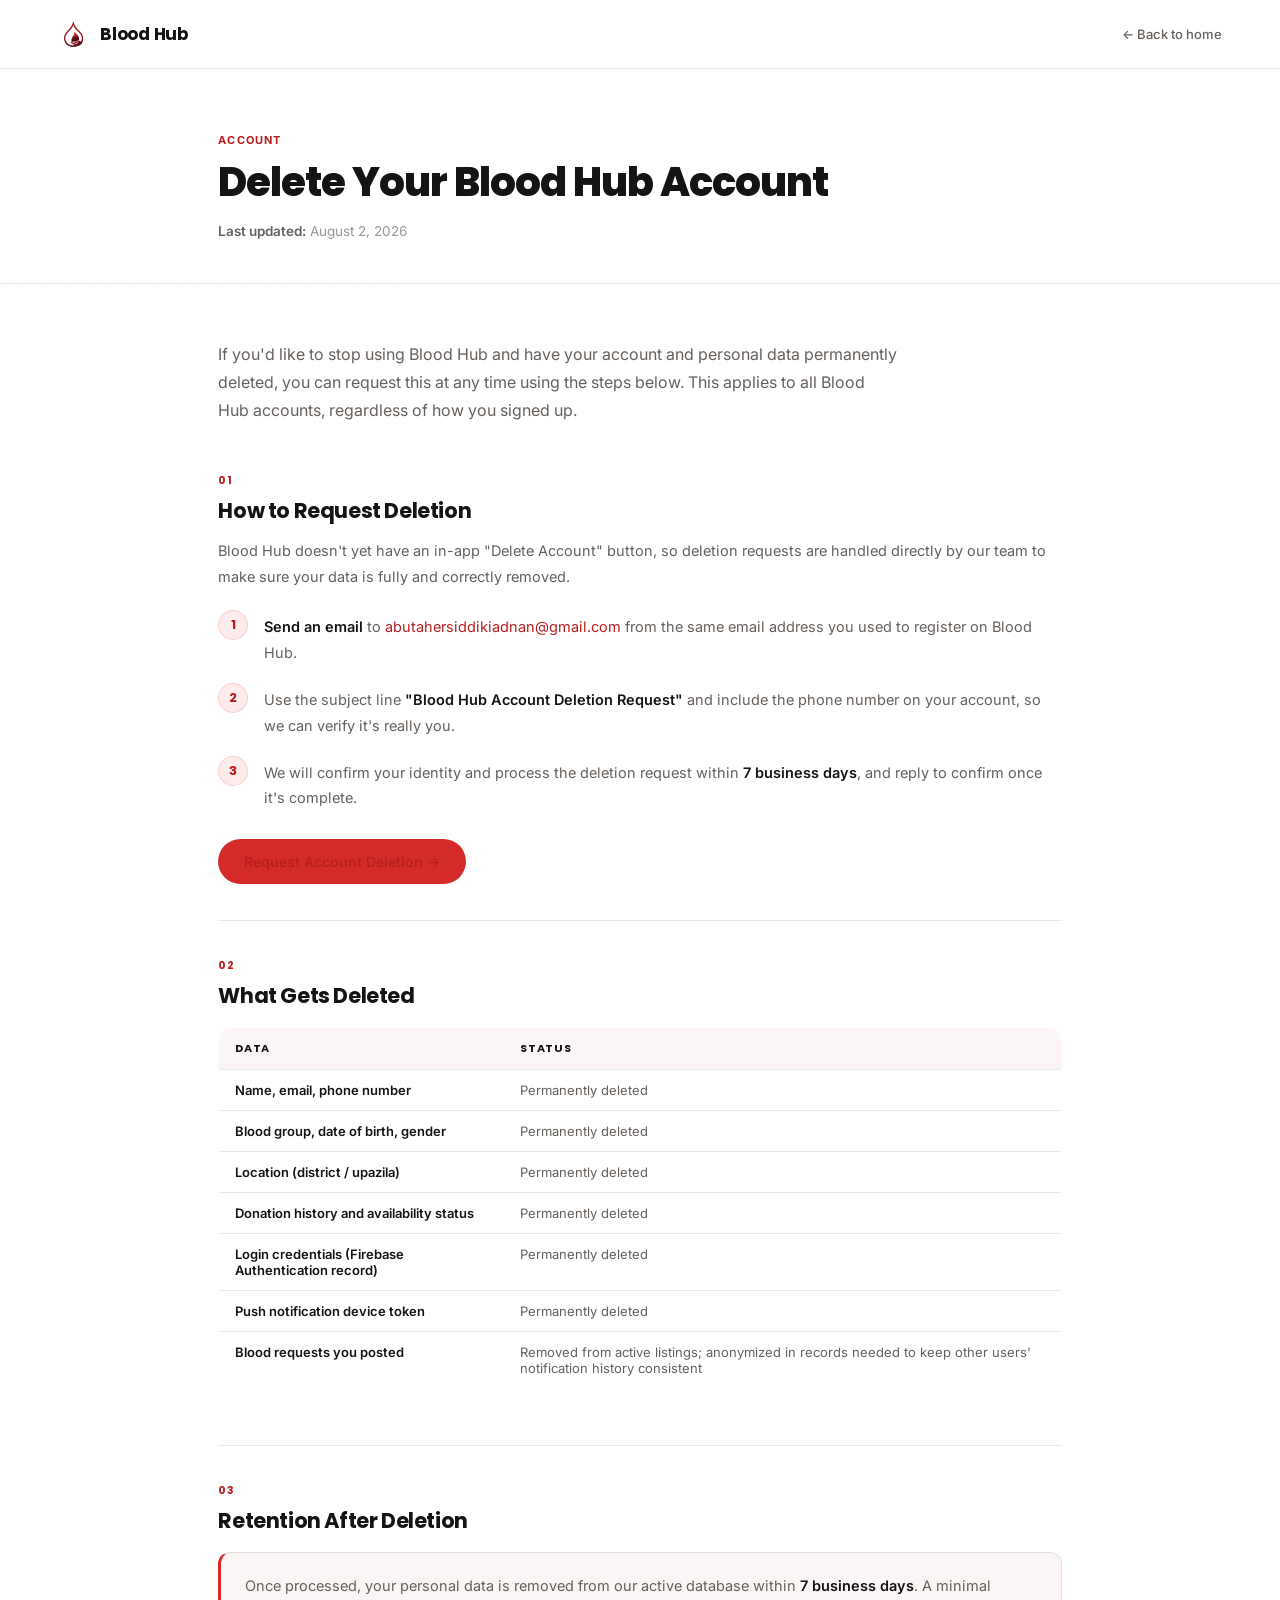
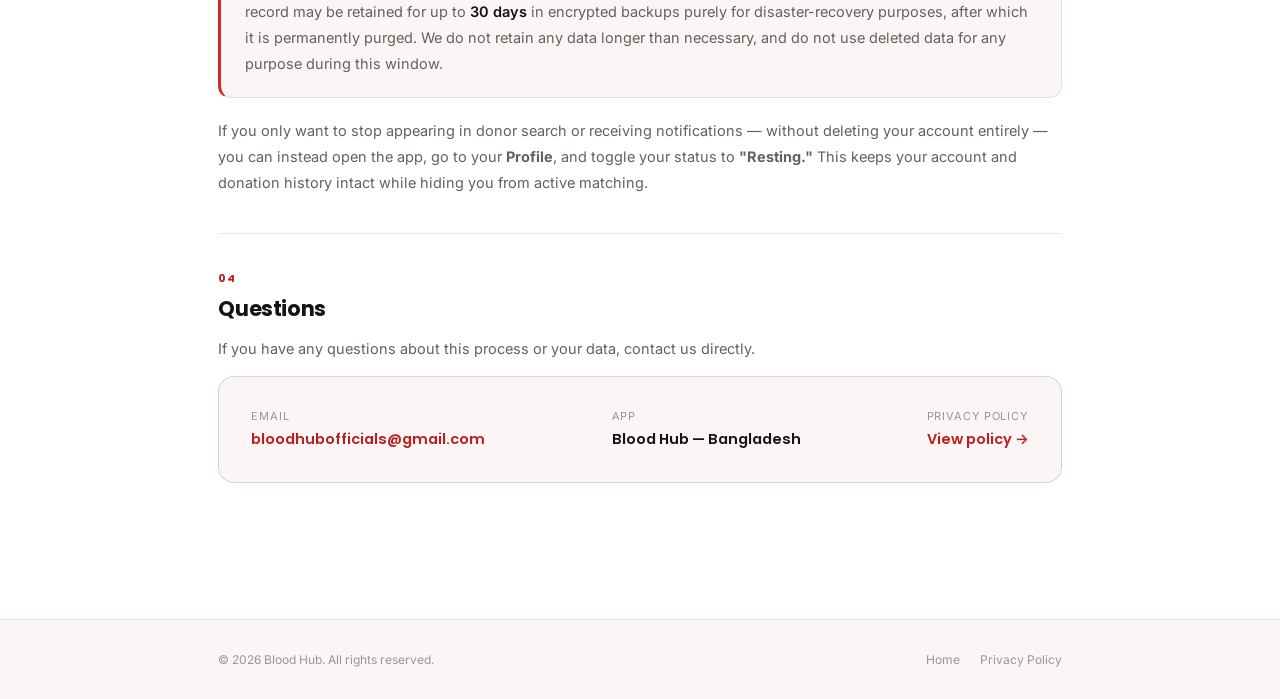
<file: delete-account.html>
<!DOCTYPE html>
<html lang="en">

<head>
  <meta charset="UTF-8">
  <meta name="viewport" content="width=device-width, initial-scale=1.0">
  <title>Delete Your Account | Blood Hub</title>
  <meta name="description"
    content="How to request permanent deletion of your Blood Hub account and personal data.">
  <link rel="canonical" href="https://blood-hub-website.vercel.app/delete-account.html">
  <link rel="preconnect" href="https://i.ibb.co.com">
  <link rel="icon" href="assets/img/logo.png" type="image/png">
  <link rel="preconnect" href="https://fonts.googleapis.com">
  <link rel="preconnect" href="https://fonts.gstatic.com" crossorigin>
  <link href="https://fonts.googleapis.com/css2?family=Poppins:wght@500;600;700;800&family=Inter:wght@300;400;500;600&display=swap" rel="stylesheet">
  <link rel="stylesheet" href="assets/css/style.css">
</head>

<body>

  <nav class="legal-nav">
    <div class="nav-inner">
      <a href="index.html" class="nav-logo">
        <div class="nav-logo-mark"><img src="assets/img/logo.png" alt="Blood Hub logo"></div>
        <span>Blood Hub</span>
      </a>
      <a href="index.html" class="nav-back">← Back to home</a>
    </div>
  </nav>

  <header class="policy-header">
    <div class="container">
      <span class="eyebrow-label">Account</span>
      <h1>Delete Your Blood Hub Account</h1>
      <p class="policy-meta"><strong>Last updated:</strong> August 2, 2026</p>
    </div>
  </header>

  <main class="policy-body">
    <div class="container">

      <p class="policy-intro">
        If you'd like to stop using Blood Hub and have your account and personal data permanently deleted, you
        can request this at any time using the steps below. This applies to all Blood Hub accounts, regardless of
        how you signed up.
      </p>

      <section class="policy-section">
        <div class="section-num">01</div>
        <h2>How to Request Deletion</h2>
        <p>Blood Hub doesn't yet have an in-app "Delete Account" button, so deletion requests are handled directly
          by our team to make sure your data is fully and correctly removed.</p>
        <ul class="step-list">
          <li>
            <div class="step-text"><strong>Send an email</strong> to
              <a href="mailto:abutahersiddikiadnan@gmail.com?subject=Blood%20Hub%20Account%20Deletion%20Request">abutahersiddikiadnan@gmail.com</a>
              from the same email address you used to register on Blood Hub.</div>
          </li>
          <li>
            <div class="step-text">Use the subject line <strong>"Blood Hub Account Deletion Request"</strong> and
              include the phone number on your account, so we can verify it's really you.</div>
          </li>
          <li>
            <div class="step-text">We will confirm your identity and process the deletion request within
              <strong>7 business days</strong>, and reply to confirm once it's complete.</div>
          </li>
        </ul>
        <a class="mailto-btn"
          href="mailto:abutahersiddikiadnan@gmail.com?subject=Blood%20Hub%20Account%20Deletion%20Request">Request Account Deletion →</a>
      </section>

      <section class="policy-section">
        <div class="section-num">02</div>
        <h2>What Gets Deleted</h2>
        <table class="info-table">
          <thead>
            <tr><th>Data</th><th>Status</th></tr>
          </thead>
          <tbody>
            <tr><td>Name, email, phone number</td><td>Permanently deleted</td></tr>
            <tr><td>Blood group, date of birth, gender</td><td>Permanently deleted</td></tr>
            <tr><td>Location (district / upazila)</td><td>Permanently deleted</td></tr>
            <tr><td>Donation history and availability status</td><td>Permanently deleted</td></tr>
            <tr><td>Login credentials (Firebase Authentication record)</td><td>Permanently deleted</td></tr>
            <tr><td>Push notification device token</td><td>Permanently deleted</td></tr>
            <tr><td>Blood requests you posted</td><td>Removed from active listings; anonymized in records
              needed to keep other users' notification history consistent</td></tr>
          </tbody>
        </table>
      </section>

      <section class="policy-section">
        <div class="section-num">03</div>
        <h2>Retention After Deletion</h2>
        <div class="callout">
          <p>Once processed, your personal data is removed from our active database within
            <strong>7 business days</strong>. A minimal record may be retained for up to <strong>30 days</strong>
            in encrypted backups purely for disaster-recovery purposes, after which it is permanently purged. We do
            not retain any data longer than necessary, and do not use deleted data for any purpose during this
            window.</p>
        </div>
        <p>If you only want to stop appearing in donor search or receiving notifications — without deleting your
          account entirely — you can instead open the app, go to your <strong>Profile</strong>, and toggle your
          status to <strong>"Resting."</strong> This keeps your account and donation history intact while hiding
          you from active matching.</p>
      </section>

      <section class="policy-section">
        <div class="section-num">04</div>
        <h2>Questions</h2>
        <p>If you have any questions about this process or your data, contact us directly.</p>
        <div class="contact-card">
          <div class="contact-item">
            <div class="label">Email</div>
            <div class="value"><a href="mailto:bloodhubofficials@gmail.com">bloodhubofficials@gmail.com</a>
            </div>
          </div>
          <div class="contact-item">
            <div class="label">App</div>
            <div class="value">Blood Hub — Bangladesh</div>
          </div>
          <div class="contact-item">
            <div class="label">Privacy Policy</div>
            <div class="value"><a href="privacy-policy.html">View policy →</a></div>
          </div>
        </div>
      </section>

    </div>
  </main>

  <footer class="legal-footer">
    <div class="container">
      <div class="footer-copy">© 2026 Blood Hub. All rights reserved.</div>
      <div class="footer-legal">
        <a href="index.html">Home</a>
        <a href="privacy-policy.html">Privacy Policy</a>
      </div>
    </div>
  </footer>

</body>

</html>
</file>
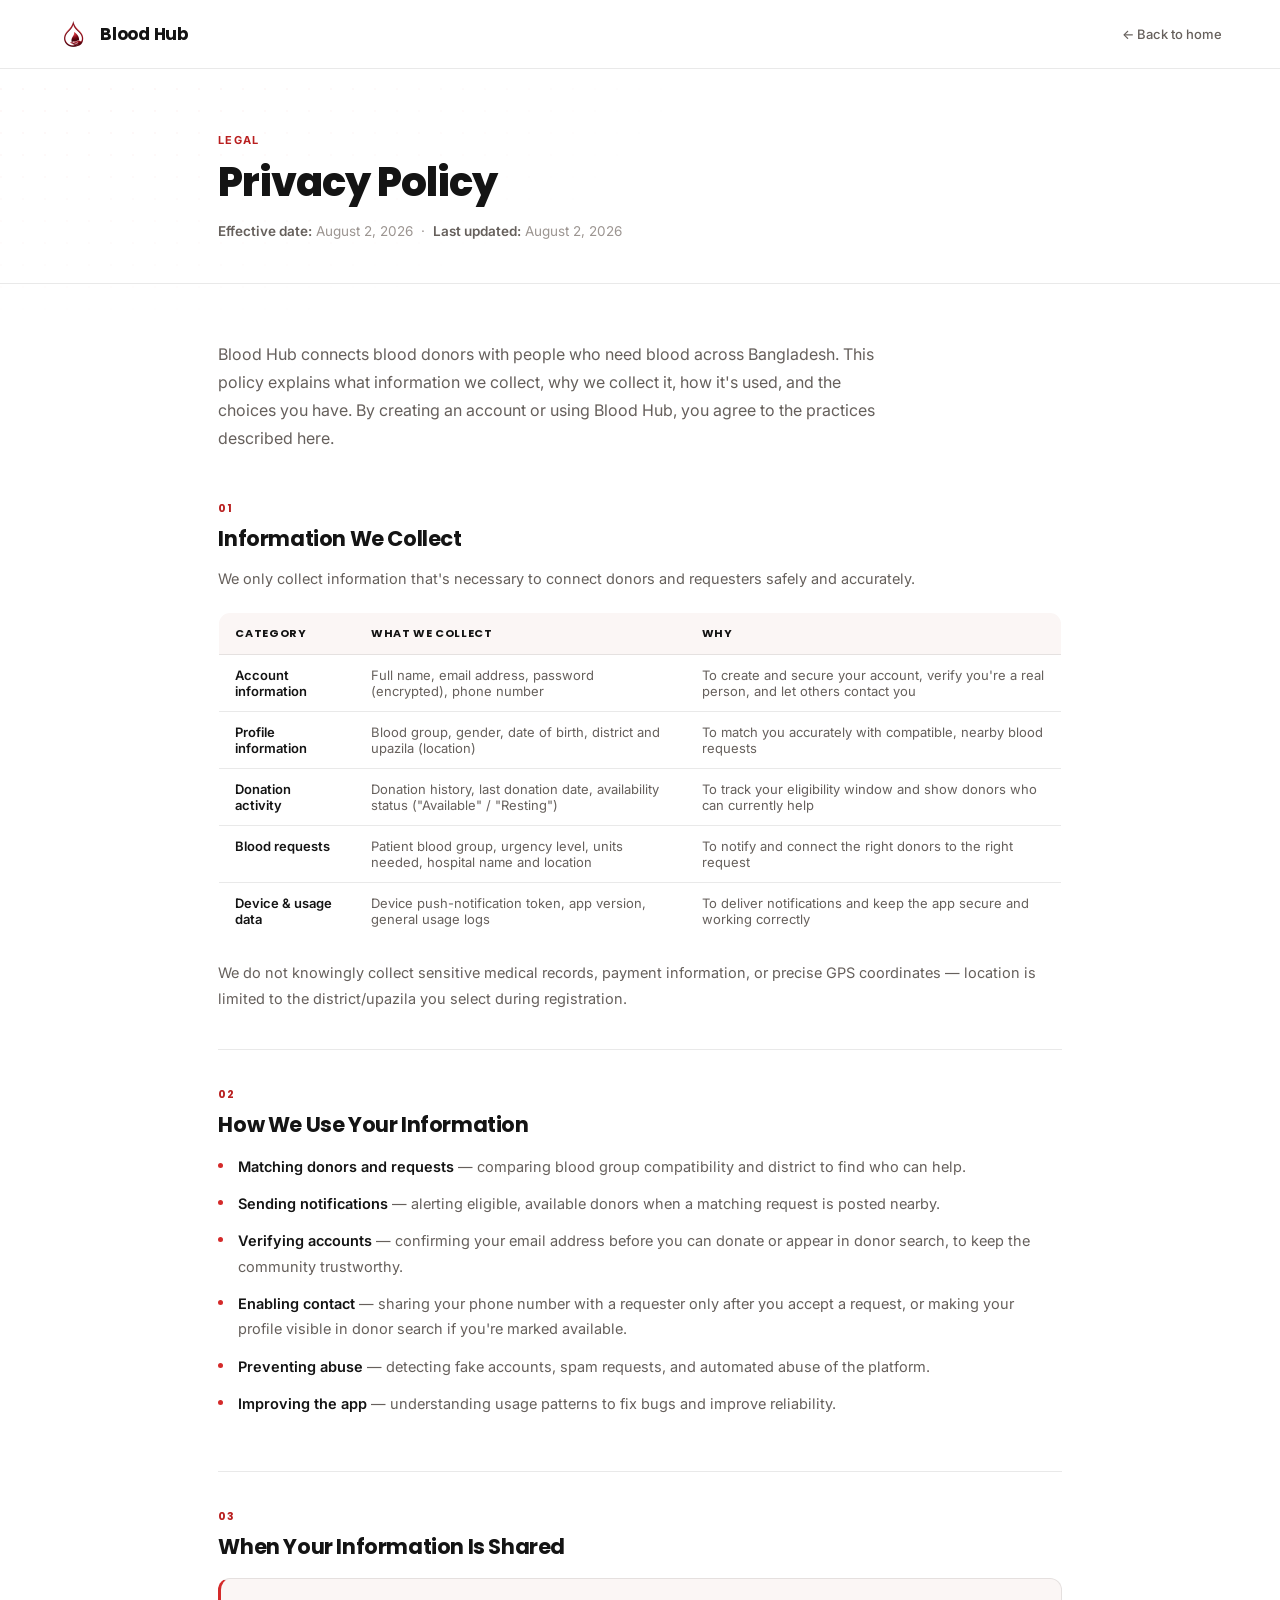
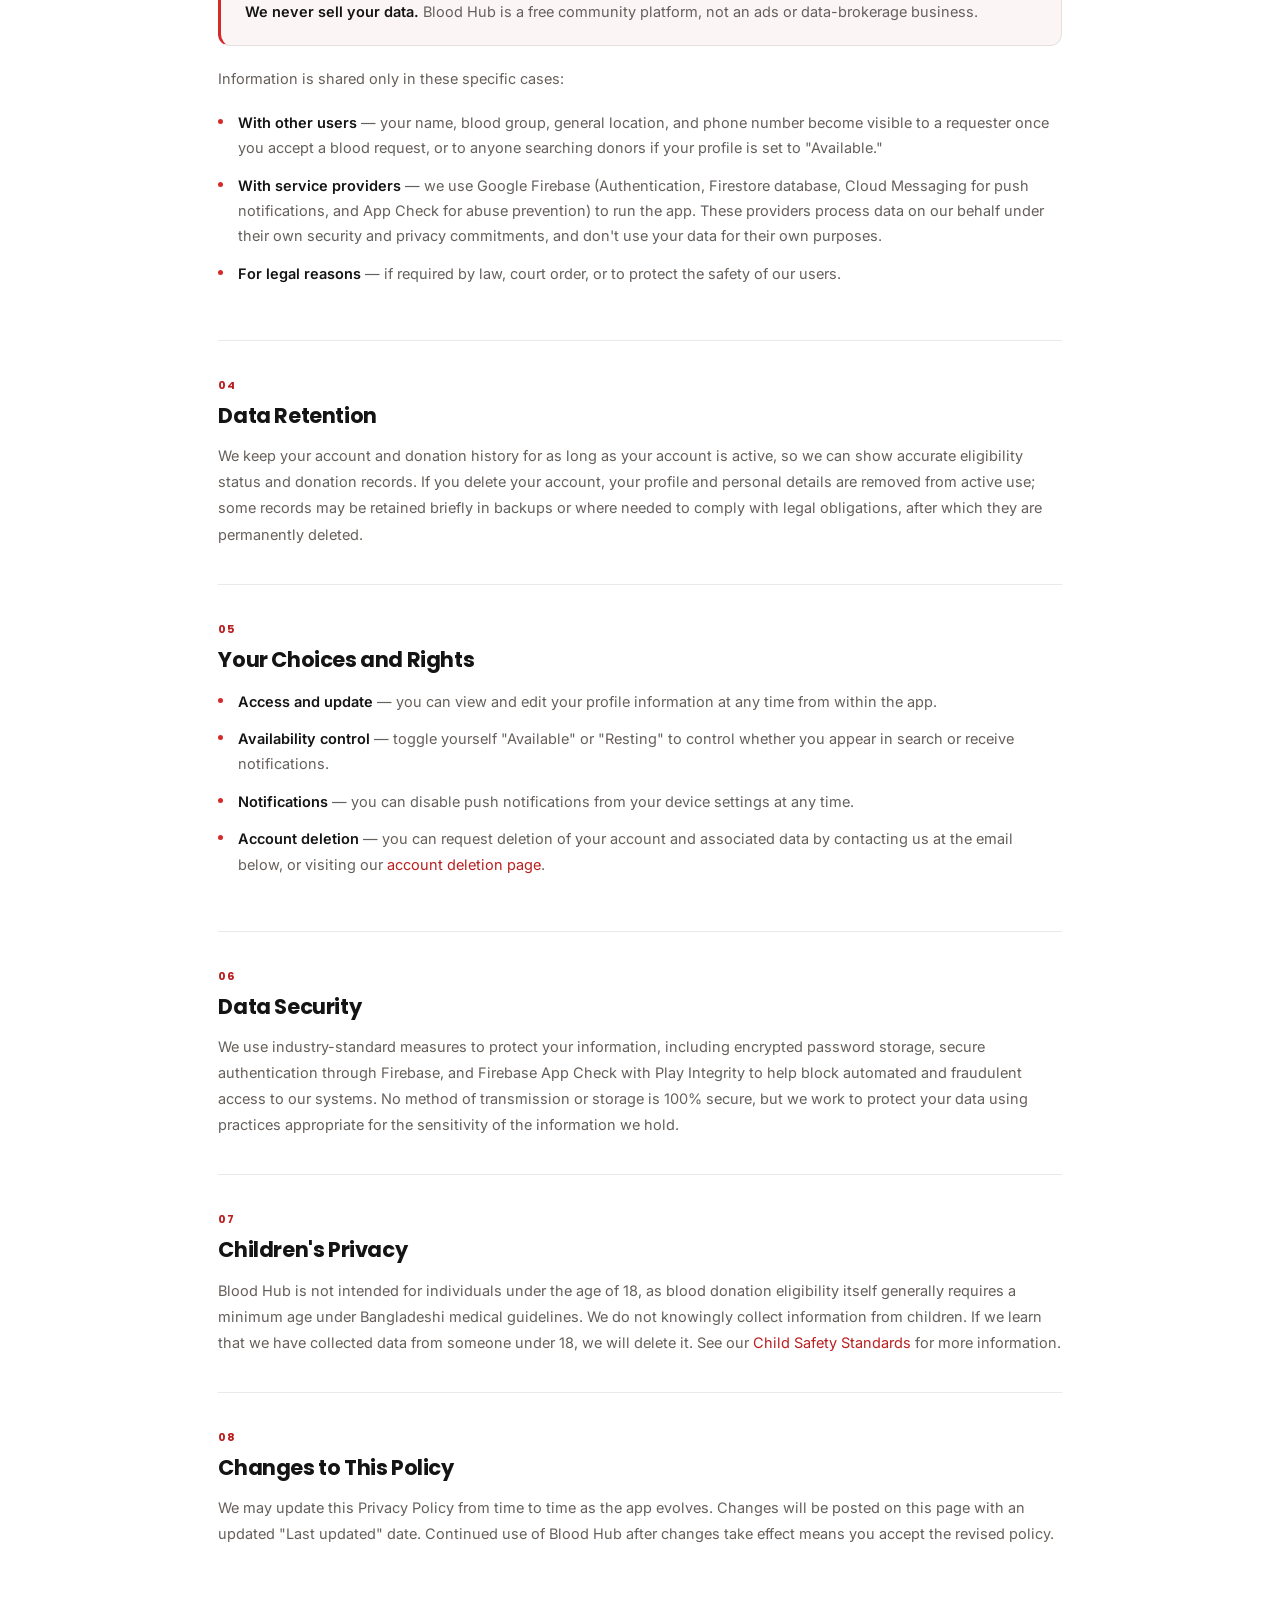
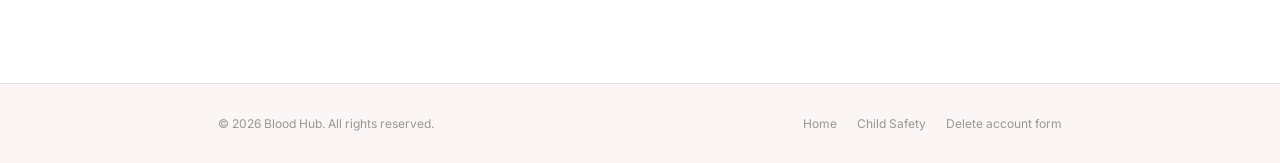
<file: privacy-policy.html>
<!DOCTYPE html>
<html lang="en">

<head>
  <meta charset="UTF-8">
  <meta name="viewport" content="width=device-width, initial-scale=1.0">
  <title>Privacy Policy | Blood Hub</title>
  <meta name="description"
    content="Blood Hub's privacy policy — how we collect, use, and protect your data as a blood donation app for Bangladesh.">
  <link rel="canonical" href="https://blood-hub-website.vercel.app/privacy-policy.html">
  <link rel="preconnect" href="https://i.ibb.co.com">
  <link rel="icon" href="assets/img/logo.png" type="image/png">
  <link rel="preconnect" href="https://fonts.googleapis.com">
  <link rel="preconnect" href="https://fonts.gstatic.com" crossorigin>
  <link href="https://fonts.googleapis.com/css2?family=Poppins:wght@500;600;700;800&family=Inter:wght@300;400;500;600&display=swap" rel="stylesheet">
  <link rel="stylesheet" href="assets/css/style.css">
</head>

<body>

  <nav class="legal-nav">
    <div class="nav-inner">
      <a href="index.html" class="nav-logo">
        <div class="nav-logo-mark"><img src="assets/img/logo.png" alt="Blood Hub logo"></div>
        <span>Blood Hub</span>
      </a>
      <a href="index.html" class="nav-back">← Back to home</a>
    </div>
  </nav>

  <header class="policy-header">
    <div class="container">
      <span class="eyebrow-label">Legal</span>
      <h1>Privacy Policy</h1>
      <p class="policy-meta"><strong>Effective date:</strong> August 2, 2026 &nbsp;·&nbsp; <strong>Last
          updated:</strong> August 2, 2026</p>
    </div>
  </header>

  <main class="policy-body">
    <div class="container">

      <p class="policy-intro">
        Blood Hub connects blood donors with people who need blood across Bangladesh.
        This policy explains what information we collect, why we collect it, how it's used, and the choices you
        have. By creating an account or using Blood Hub, you agree to the practices described here.
      </p>

      <section class="policy-section">
        <div class="section-num">01</div>
        <h2>Information We Collect</h2>
        <p>We only collect information that's necessary to connect donors and requesters safely and accurately.</p>
        <table class="info-table">
          <thead>
            <tr><th>Category</th><th>What we collect</th><th>Why</th></tr>
          </thead>
          <tbody>
            <tr>
              <td>Account information</td>
              <td>Full name, email address, password (encrypted), phone number</td>
              <td>To create and secure your account, verify you're a real person, and let others contact you</td>
            </tr>
            <tr>
              <td>Profile information</td>
              <td>Blood group, gender, date of birth, district and upazila (location)</td>
              <td>To match you accurately with compatible, nearby blood requests</td>
            </tr>
            <tr>
              <td>Donation activity</td>
              <td>Donation history, last donation date, availability status ("Available" / "Resting")</td>
              <td>To track your eligibility window and show donors who can currently help</td>
            </tr>
            <tr>
              <td>Blood requests</td>
              <td>Patient blood group, urgency level, units needed, hospital name and location</td>
              <td>To notify and connect the right donors to the right request</td>
            </tr>
            <tr>
              <td>Device &amp; usage data</td>
              <td>Device push-notification token, app version, general usage logs</td>
              <td>To deliver notifications and keep the app secure and working correctly</td>
            </tr>
          </tbody>
        </table>
        <p>We do not knowingly collect sensitive medical records, payment information, or precise GPS coordinates —
          location is limited to the district/upazila you select during registration.</p>
      </section>

      <section class="policy-section">
        <div class="section-num">02</div>
        <h2>How We Use Your Information</h2>
        <ul class="policy-list">
          <li><strong>Matching donors and requests</strong> — comparing blood group compatibility and district to
            find who can help.</li>
          <li><strong>Sending notifications</strong> — alerting eligible, available donors when a matching request
            is posted nearby.</li>
          <li><strong>Verifying accounts</strong> — confirming your email address before you can donate or appear
            in donor search, to keep the community trustworthy.</li>
          <li><strong>Enabling contact</strong> — sharing your phone number with a requester only after you accept
            a request, or making your profile visible in donor search if you're marked available.</li>
          <li><strong>Preventing abuse</strong> — detecting fake accounts, spam requests, and automated abuse of
            the platform.</li>
          <li><strong>Improving the app</strong> — understanding usage patterns to fix bugs and improve
            reliability.</li>
        </ul>
      </section>

      <section class="policy-section">
        <div class="section-num">03</div>
        <h2>When Your Information Is Shared</h2>
        <div class="callout">
          <p><strong>We never sell your data.</strong> Blood Hub is a free community platform, not an ads or
            data-brokerage business.</p>
        </div>
        <p>Information is shared only in these specific cases:</p>
        <ul class="policy-list">
          <li><strong>With other users</strong> — your name, blood group, general location, and phone number
            become visible to a requester once you accept a blood request, or to anyone searching donors if your
            profile is set to "Available."</li>
          <li><strong>With service providers</strong> — we use Google Firebase (Authentication, Firestore
            database, Cloud Messaging for push notifications, and App Check for abuse prevention) to run the app.
            These providers process data on our behalf under their own security and privacy commitments, and don't
            use your data for their own purposes.</li>
          <li><strong>For legal reasons</strong> — if required by law, court order, or to protect the safety of
            our users.</li>
        </ul>
      </section>

      <section class="policy-section">
        <div class="section-num">04</div>
        <h2>Data Retention</h2>
        <p>We keep your account and donation history for as long as your account is active, so we can show
          accurate eligibility status and donation records. If you delete your account, your profile and personal
          details are removed from active use; some records may be retained briefly in backups or where needed to
          comply with legal obligations, after which they are permanently deleted.</p>
      </section>

      <section class="policy-section">
        <div class="section-num">05</div>
        <h2>Your Choices and Rights</h2>
        <ul class="policy-list">
          <li><strong>Access and update</strong> — you can view and edit your profile information at any time from
            within the app.</li>
          <li><strong>Availability control</strong> — toggle yourself "Available" or "Resting" to control whether
            you appear in search or receive notifications.</li>
          <li><strong>Notifications</strong> — you can disable push notifications from your device settings at any
            time.</li>
          <li><strong>Account deletion</strong> — you can request deletion of your account and associated data by
            contacting us at the email below, or visiting our <a href="delete-account.html">account deletion page</a>.</li>
        </ul>
      </section>

      <section class="policy-section">
        <div class="section-num">06</div>
        <h2>Data Security</h2>
        <p>We use industry-standard measures to protect your information, including encrypted password storage,
          secure authentication through Firebase, and Firebase App Check with Play Integrity to help block
          automated and fraudulent access to our systems. No method of transmission or storage is 100% secure, but
          we work to protect your data using practices appropriate for the sensitivity of the information we
          hold.</p>
      </section>

      <section class="policy-section">
        <div class="section-num">07</div>
        <h2>Children's Privacy</h2>
        <p>Blood Hub is not intended for individuals under the age of 18, as blood donation eligibility itself
          generally requires a minimum age under Bangladeshi medical guidelines. We do not knowingly collect
          information from children. If we learn that we have collected data from someone under 18, we will delete
          it. See our <a href="child-safety.html">Child Safety Standards</a> for more information.</p>
      </section>

      <section class="policy-section">
        <div class="section-num">08</div>
        <h2>Changes to This Policy</h2>
        <p>We may update this Privacy Policy from time to time as the app evolves. Changes will be posted on this
          page with an updated "Last updated" date. Continued use of Blood Hub after changes take effect means you
          accept the revised policy.</p>
      </section>

    </div>
  </main>

  <footer class="legal-footer">
    <div class="container">
      <div class="footer-copy">© 2026 Blood Hub. All rights reserved.</div>
      <div class="footer-legal">
        <a href="index.html">Home</a>
        <a href="child-safety.html">Child Safety</a>
        <a href="delete-account.html">Delete account form</a>
      </div>
    </div>
  </footer>

</body>

</html>
</file>
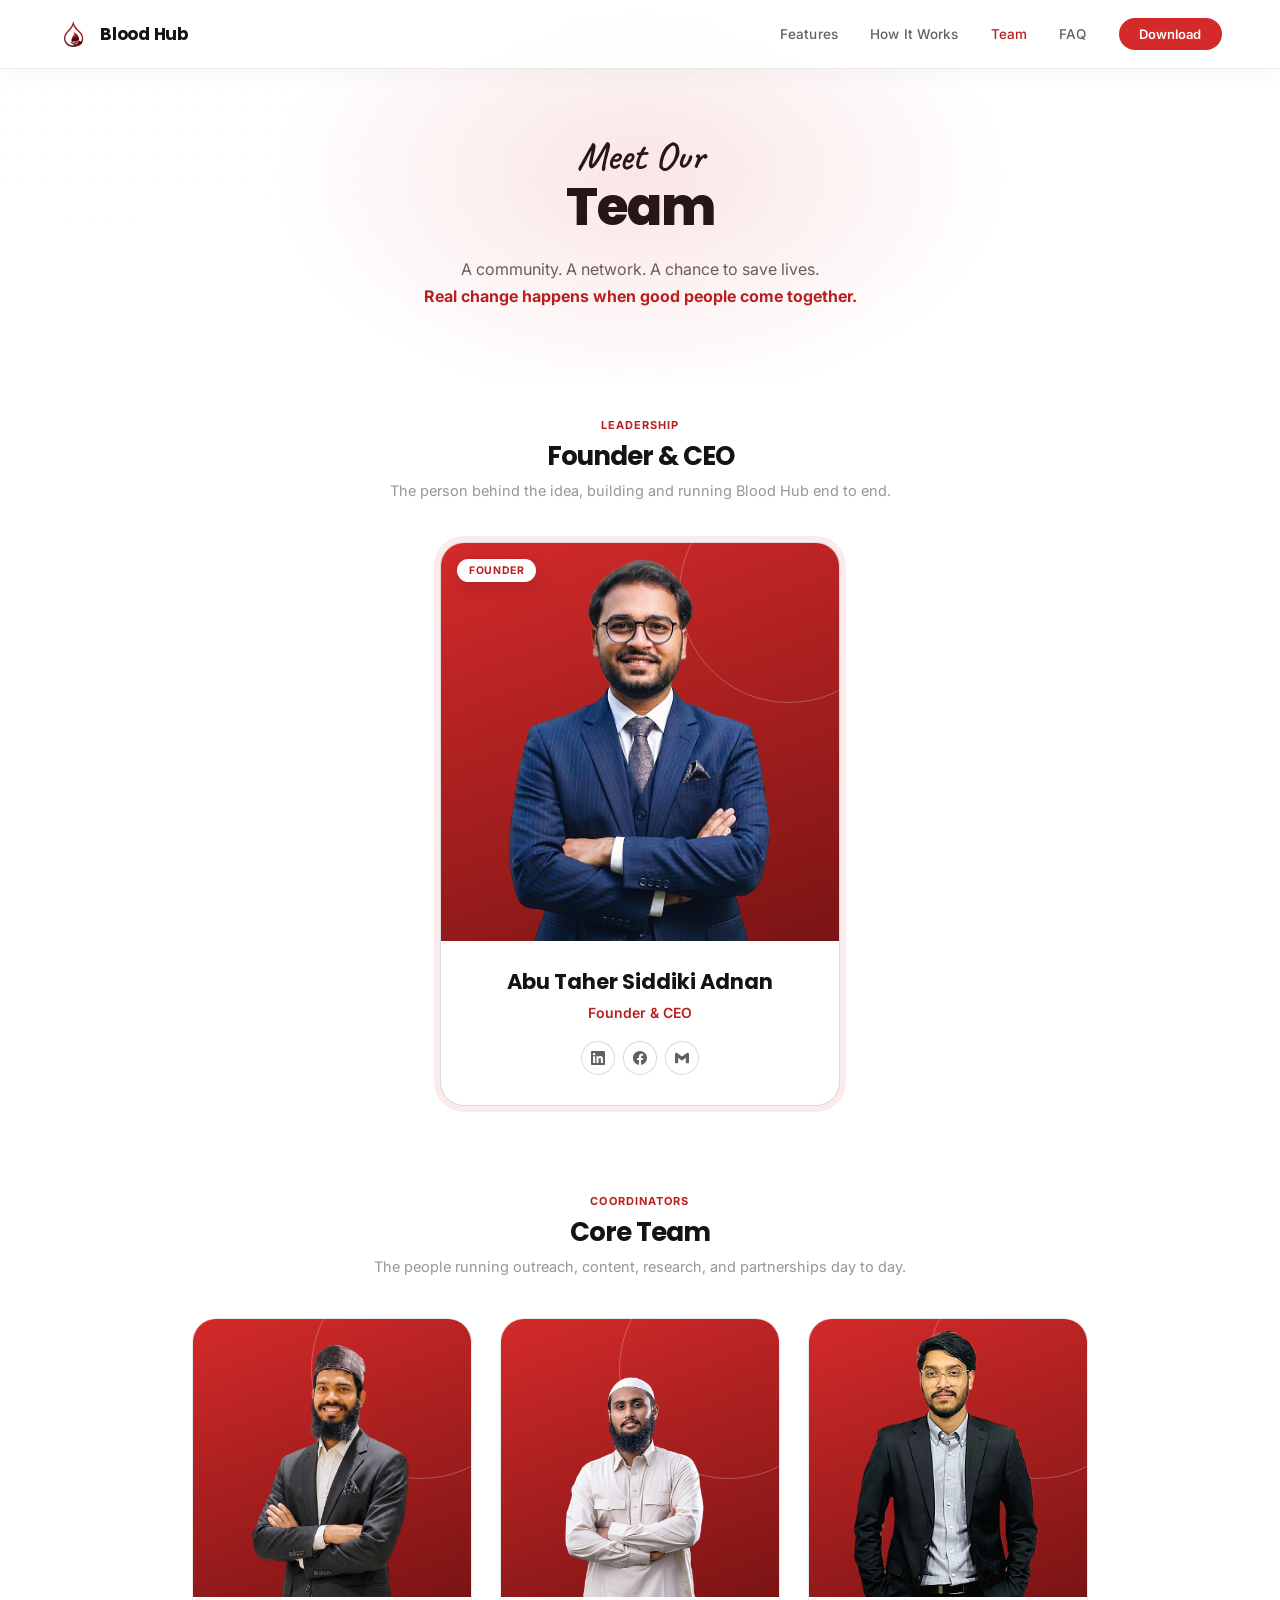
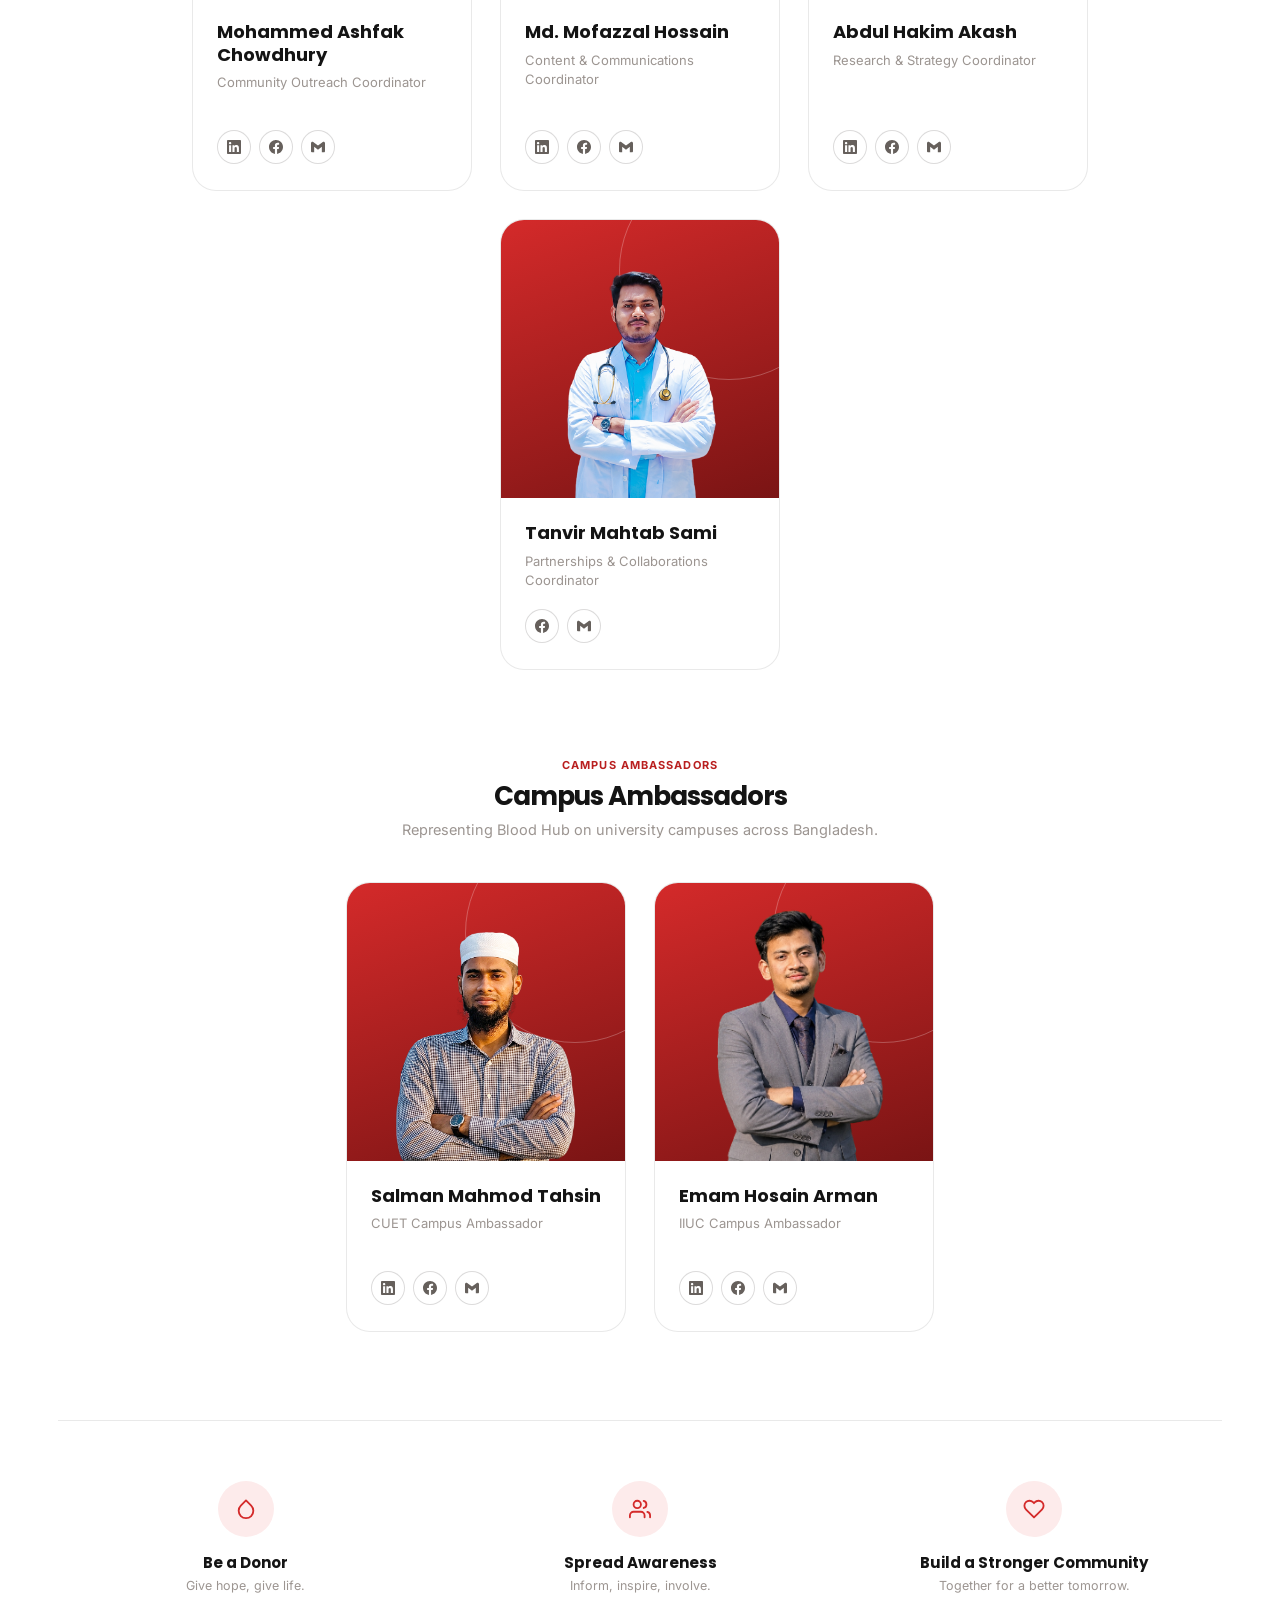
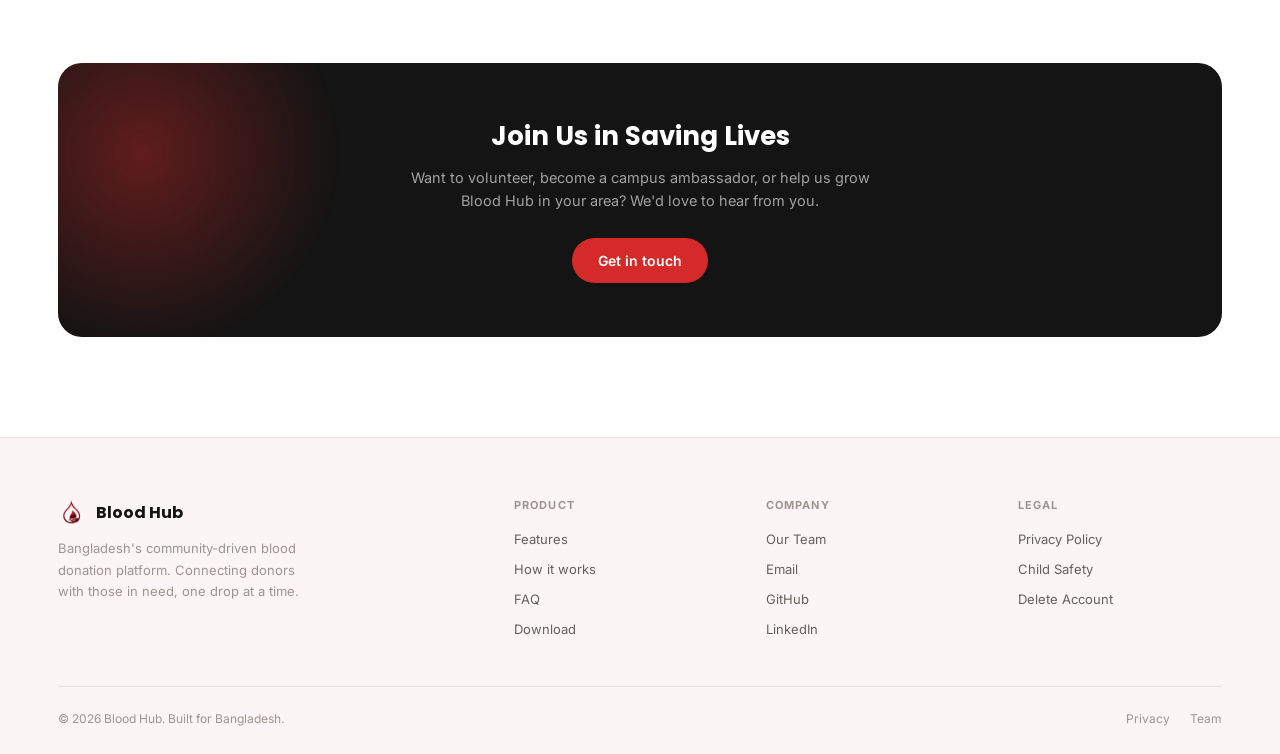
<file: team.html>
<!DOCTYPE html>
<html lang="en">

<head>
  <meta charset="UTF-8">
  <meta name="viewport" content="width=device-width, initial-scale=1.0">
  <title>Our Team — Blood Hub</title>
  <meta name="description"
    content="Meet the people behind Blood Hub — the founder, coordinators, and campus ambassador building Bangladesh's community-driven blood donation platform.">
  <link rel="canonical" href="https://blood-hub-website.vercel.app/team.html">
  <meta property="og:title" content="Meet the Blood Hub Team">
  <meta property="og:description"
    content="A community. A network. A chance to save lives. Meet the people behind Blood Hub.">
  <meta property="og:image" content="assets/img/logo.png">
  <meta property="og:type" content="website">
  <link rel="icon" href="assets/img/logo.png">
  <link rel="preconnect" href="https://fonts.googleapis.com">
  <link rel="preconnect" href="https://fonts.gstatic.com" crossorigin>
  <link
    href="https://fonts.googleapis.com/css2?family=Poppins:wght@500;600;700;800&family=Inter:wght@300;400;500;600&family=Caveat:wght@600;700&display=swap"
    rel="stylesheet">
  <link rel="stylesheet" href="assets/css/style.css">
</head>

<body>

  <!-- Mobile nav overlay -->
  <div class="mobile-nav" id="mobileNav">
    <a href="index.html#features" onclick="closeMobileNav()">Features</a>
    <a href="index.html#how" onclick="closeMobileNav()">How It Works</a>
    <a href="team.html" onclick="closeMobileNav()">Team</a>
    <a href="index.html#faq" onclick="closeMobileNav()">FAQ</a>
    <a href="index.html#download" onclick="closeMobileNav()" style="color:var(--red-2)">Download</a>
  </div>

  <!-- Navigation -->
  <nav id="nav" class="scrolled">
    <div class="container">
      <div class="nav-inner">
        <a href="index.html" class="nav-logo">
          <div class="nav-logo-mark"><img src="assets/img/logo.png"
              alt="Blood Hub logo - blood donation app for Bangladesh"></div>
          <span>Blood Hub</span>
        </a>
        <div class="nav-links">
          <a href="index.html#features" class="nav-link">Features</a>
          <a href="index.html#how" class="nav-link">How It Works</a>
          <a href="team.html" class="nav-link active">Team</a>
          <a href="index.html#faq" class="nav-link">FAQ</a>
          <a href="index.html#download" class="nav-cta">Download</a>
        </div>
        <button class="hamburger" type="button" onclick="toggleMobileNav()" aria-label="Toggle navigation menu"
          aria-expanded="false" aria-controls="mobileNav">
          <span></span><span></span><span></span>
        </button>
      </div>
    </div>
  </nav>

  <!-- Page hero -->
  <section class="page-hero">
    <div class="container">
      <span class="eyebrow-script fade-in">Meet Our</span>
      <h1 class="fade-in">Team</h1>
      <p class="hero-desc fade-in">A community. A network. A chance to save lives. </p>
      <p class="hero-desc fade-in"><strong
          style="color:var(--red-2)">Real
          change happens when good people come together.</strong></p>
    </div>
  </section>

  <!-- Team grid -->
  <section class="team-section">
    <div class="container">

      <!-- Leadership -->
      <div class="team-group">
        <div class="team-group-head fade-in">
          <span class="eyebrow-label">Leadership</span>
          <h2 class="team-group-title">Founder &amp; CEO</h2>
          <p class="team-group-desc">The person behind the idea, building and running Blood Hub end to end.</p>
        </div>
        <div class="team-row team-row-lead">
          <!-- Abu Taher Siddiki Adnan -->
          <div class="team-card fade-in">
            <div class="team-badge">Founder</div>
            <div class="team-photo-wrap">
              <img src="assets/img/team/adnan.png" loading="lazy"
                alt="Abu Taher Siddiki Adnan, Founder and CEO of Blood Hub">
            </div>
            <div class="team-card-body">
              <div class="team-name">Abu Taher Siddiki Adnan</div>
              <div class="team-role">Founder &amp; CEO</div>
              <div class="team-socials">
                <a href="https://www.linkedin.com/in/abu-taher-siddiki-adnan/" target="_blank" rel="noopener"
                  class="social-btn" title="LinkedIn" aria-label="LinkedIn">
                  <svg width="14" height="14" viewBox="0 0 24 24" fill="currentColor">
                    <path
                      d="M20.447 20.452h-3.554v-5.569c0-1.328-.027-3.037-1.852-3.037-1.853 0-2.136 1.445-2.136 2.939v5.667H9.351V9h3.414v1.561h.046c.477-.9 1.637-1.85 3.37-1.85 3.601 0 4.267 2.37 4.267 5.455v6.286zM5.337 7.433c-1.144 0-2.063-.926-2.063-2.065 0-1.138.92-2.063 2.063-2.063 1.14 0 2.064.925 2.064 2.063 0 1.139-.925 2.065-2.064 2.065zm1.782 13.019H3.555V9h3.564v11.452zM22.225 0H1.771C.792 0 0 .774 0 1.729v20.542C0 23.227.792 24 1.771 24h20.451C23.2 24 24 23.227 24 22.271V1.729C24 .774 23.2 0 22.222 0h.003z" />
                  </svg>
                </a>
                <a href="https://www.facebook.com/adnan.siddik.282" target="_blank" rel="noopener" class="social-btn"
                  title="Facebook" aria-label="Facebook">
                  <svg width="14" height="14" viewBox="0 0 24 24" fill="currentColor">
                    <path
                      d="M24 12.073c0-6.627-5.373-12-12-12s-12 5.373-12 12c0 5.99 4.388 10.954 10.125 11.854v-8.385H7.078v-3.47h3.047V9.43c0-3.007 1.792-4.669 4.533-4.669 1.312 0 2.686.235 2.686.235v2.953H15.83c-1.491 0-1.956.925-1.956 1.874v2.25h3.328l-.532 3.47h-2.796v8.385C19.612 23.027 24 18.062 24 12.073z" />
                  </svg>
                </a>
                <a href="mailto:abutahersiddikiadnan@gmail.com" class="social-btn" title="Email" aria-label="Email">
                  <svg width="14" height="14" viewBox="0 0 24 24" fill="currentColor">
                    <path
                      d="M24 5.457v13.909c0 .904-.732 1.636-1.636 1.636h-3.819V11.73L12 16.64l-6.545-4.91v9.273H1.636A1.636 1.636 0 0 1 0 19.366V5.457c0-2.023 2.309-3.178 3.927-1.964L5.455 4.64 12 9.548l6.545-4.91 1.528-1.145C21.69 2.28 24 3.434 24 5.457z" />
                  </svg>
                </a>
              </div>
            </div>
          </div>
        </div>
      </div>

      <!-- Coordinators -->
      <div class="team-group">
        <div class="team-group-head fade-in">
          <span class="eyebrow-label">Coordinators</span>
          <h2 class="team-group-title">Core Team</h2>
          <p class="team-group-desc">The people running outreach, content, research, and partnerships day to day.</p>
        </div>
        <div class="team-row team-row-grid">
          <!-- Mohammed Ashfak Chowdhury -->
          <div class="team-card fade-in">
            <div class="team-photo-wrap">
              <img src="assets/img/team/ashfak.png" loading="lazy"
                alt="Mohammed Ashfak Chowdhury, Community Outreach Coordinator at Blood Hub">
            </div>
            <div class="team-card-body">
              <div class="team-name">Mohammed Ashfak Chowdhury</div>
              <div class="team-role">Community Outreach Coordinator</div>
              <div class="team-socials">
                <a href="https://www.linkedin.com/in/mohammed-ashfak-chowdhury-94030727a/" target="_blank"
                  rel="noopener" class="social-btn" title="LinkedIn" aria-label="LinkedIn">
                  <svg width="14" height="14" viewBox="0 0 24 24" fill="currentColor">
                    <path
                      d="M20.447 20.452h-3.554v-5.569c0-1.328-.027-3.037-1.852-3.037-1.853 0-2.136 1.445-2.136 2.939v5.667H9.351V9h3.414v1.561h.046c.477-.9 1.637-1.85 3.37-1.85 3.601 0 4.267 2.37 4.267 5.455v6.286zM5.337 7.433c-1.144 0-2.063-.926-2.063-2.065 0-1.138.92-2.063 2.063-2.063 1.14 0 2.064.925 2.064 2.063 0 1.139-.925 2.065-2.064 2.065zm1.782 13.019H3.555V9h3.564v11.452zM22.225 0H1.771C.792 0 0 .774 0 1.729v20.542C0 23.227.792 24 1.771 24h20.451C23.2 24 24 23.227 24 22.271V1.729C24 .774 23.2 0 22.222 0h.003z" />
                  </svg>
                </a>
                <a href="#" target="_blank" rel="noopener" class="social-btn" title="Facebook" aria-label="Facebook">
                  <svg width="14" height="14" viewBox="0 0 24 24" fill="currentColor">
                    <path
                      d="M24 12.073c0-6.627-5.373-12-12-12s-12 5.373-12 12c0 5.99 4.388 10.954 10.125 11.854v-8.385H7.078v-3.47h3.047V9.43c0-3.007 1.792-4.669 4.533-4.669 1.312 0 2.686.235 2.686.235v2.953H15.83c-1.491 0-1.956.925-1.956 1.874v2.25h3.328l-.532 3.47h-2.796v8.385C19.612 23.027 24 18.062 24 12.073z" />
                  </svg>
                </a>
                <a href="mailto:mohammedashfakchowdhury14@gmail.com" class="social-btn" title="Email"
                  aria-label="Email">
                  <svg width="14" height="14" viewBox="0 0 24 24" fill="currentColor">
                    <path
                      d="M24 5.457v13.909c0 .904-.732 1.636-1.636 1.636h-3.819V11.73L12 16.64l-6.545-4.91v9.273H1.636A1.636 1.636 0 0 1 0 19.366V5.457c0-2.023 2.309-3.178 3.927-1.964L5.455 4.64 12 9.548l6.545-4.91 1.528-1.145C21.69 2.28 24 3.434 24 5.457z" />
                  </svg>
                </a>
              </div>
            </div>
          </div>

          <!-- Md. Mofazzal Hossain -->
          <div class="team-card fade-in">
            <div class="team-photo-wrap">
              <img src="assets/img/team/mofazzal.png" loading="lazy"
                alt="Md. Mofazzal Hossain, Content and Communications Coordinator at Blood Hub">
            </div>
            <div class="team-card-body">
              <div class="team-name">Md. Mofazzal Hossain</div>
              <div class="team-role">Content &amp; Communications Coordinator</div>
              <div class="team-socials">
                <a href="https://www.linkedin.com/in/mdmofazzalhossain2002511" target="_blank" rel="noopener"
                  class="social-btn" title="LinkedIn" aria-label="LinkedIn">
                  <svg width="14" height="14" viewBox="0 0 24 24" fill="currentColor">
                    <path
                      d="M20.447 20.452h-3.554v-5.569c0-1.328-.027-3.037-1.852-3.037-1.853 0-2.136 1.445-2.136 2.939v5.667H9.351V9h3.414v1.561h.046c.477-.9 1.637-1.85 3.37-1.85 3.601 0 4.267 2.37 4.267 5.455v6.286zM5.337 7.433c-1.144 0-2.063-.926-2.063-2.065 0-1.138.92-2.063 2.063-2.063 1.14 0 2.064.925 2.064 2.063 0 1.139-.925 2.065-2.064 2.065zm1.782 13.019H3.555V9h3.564v11.452zM22.225 0H1.771C.792 0 0 .774 0 1.729v20.542C0 23.227.792 24 1.771 24h20.451C23.2 24 24 23.227 24 22.271V1.729C24 .774 23.2 0 22.222 0h.003z" />
                  </svg>
                </a>
                <a href="https://www.facebook.com/share/1EqsxCqMqo/" target="_blank" rel="noopener" class="social-btn"
                  title="Facebook" aria-label="Facebook">
                  <svg width="14" height="14" viewBox="0 0 24 24" fill="currentColor">
                    <path
                      d="M24 12.073c0-6.627-5.373-12-12-12s-12 5.373-12 12c0 5.99 4.388 10.954 10.125 11.854v-8.385H7.078v-3.47h3.047V9.43c0-3.007 1.792-4.669 4.533-4.669 1.312 0 2.686.235 2.686.235v2.953H15.83c-1.491 0-1.956.925-1.956 1.874v2.25h3.328l-.532 3.47h-2.796v8.385C19.612 23.027 24 18.062 24 12.073z" />
                  </svg>
                </a>
                <a href="mailto:mhmahdi13813@gmail.com" class="social-btn" title="Email" aria-label="Email">
                  <svg width="14" height="14" viewBox="0 0 24 24" fill="currentColor">
                    <path
                      d="M24 5.457v13.909c0 .904-.732 1.636-1.636 1.636h-3.819V11.73L12 16.64l-6.545-4.91v9.273H1.636A1.636 1.636 0 0 1 0 19.366V5.457c0-2.023 2.309-3.178 3.927-1.964L5.455 4.64 12 9.548l6.545-4.91 1.528-1.145C21.69 2.28 24 3.434 24 5.457z" />
                  </svg>
                </a>
              </div>
            </div>
          </div>

          <!-- Abdul Hakim Akash -->
          <div class="team-card fade-in">
            <div class="team-photo-wrap">
              <img src="assets/img/team/akash.png" loading="lazy"
                alt="Abdul Hakim Akash, Research and Strategy Coordinator at Blood Hub">
            </div>
            <div class="team-card-body">
              <div class="team-name">Abdul Hakim Akash</div>
              <div class="team-role">Research &amp; Strategy Coordinator</div>
              <div class="team-socials">
                <a href="https://www.linkedin.com/in/abdul-hakim-akash-0ba178335" target="_blank" rel="noopener"
                  class="social-btn" title="LinkedIn" aria-label="LinkedIn">
                  <svg width="14" height="14" viewBox="0 0 24 24" fill="currentColor">
                    <path
                      d="M20.447 20.452h-3.554v-5.569c0-1.328-.027-3.037-1.852-3.037-1.853 0-2.136 1.445-2.136 2.939v5.667H9.351V9h3.414v1.561h.046c.477-.9 1.637-1.85 3.37-1.85 3.601 0 4.267 2.37 4.267 5.455v6.286zM5.337 7.433c-1.144 0-2.063-.926-2.063-2.065 0-1.138.92-2.063 2.063-2.063 1.14 0 2.064.925 2.064 2.063 0 1.139-.925 2.065-2.064 2.065zm1.782 13.019H3.555V9h3.564v11.452zM22.225 0H1.771C.792 0 0 .774 0 1.729v20.542C0 23.227.792 24 1.771 24h20.451C23.2 24 24 23.227 24 22.271V1.729C24 .774 23.2 0 22.222 0h.003z" />
                  </svg>
                </a>
                <a href="https://www.facebook.com/share/1HomhzRK2U/" target="_blank" rel="noopener" class="social-btn"
                  title="Facebook" aria-label="Facebook">
                  <svg width="14" height="14" viewBox="0 0 24 24" fill="currentColor">
                    <path
                      d="M24 12.073c0-6.627-5.373-12-12-12s-12 5.373-12 12c0 5.99 4.388 10.954 10.125 11.854v-8.385H7.078v-3.47h3.047V9.43c0-3.007 1.792-4.669 4.533-4.669 1.312 0 2.686.235 2.686.235v2.953H15.83c-1.491 0-1.956.925-1.956 1.874v2.25h3.328l-.532 3.47h-2.796v8.385C19.612 23.027 24 18.062 24 12.073z" />
                  </svg>
                </a>
                <a href="mailto:abdulhakimakash209@gmail.com" class="social-btn" title="Email" aria-label="Email">
                  <svg width="14" height="14" viewBox="0 0 24 24" fill="currentColor">
                    <path
                      d="M24 5.457v13.909c0 .904-.732 1.636-1.636 1.636h-3.819V11.73L12 16.64l-6.545-4.91v9.273H1.636A1.636 1.636 0 0 1 0 19.366V5.457c0-2.023 2.309-3.178 3.927-1.964L5.455 4.64 12 9.548l6.545-4.91 1.528-1.145C21.69 2.28 24 3.434 24 5.457z" />
                  </svg>
                </a>
              </div>
            </div>
          </div>

          <!-- Tanvir Mahtab Sami -->
          <div class="team-card fade-in">
            <div class="team-photo-wrap">
              <img src="assets/img/team/sami.png" loading="lazy"
                alt="Tanvir Mahtab Sami, Partnerships and Collaborations Coordinator at Blood Hub">
            </div>
            <div class="team-card-body">
              <div class="team-name">Tanvir Mahtab Sami</div>
              <div class="team-role">Partnerships &amp; Collaborations Coordinator</div>
              <div class="team-socials">
                <a href="https://www.facebook.com/share/1Bj28wTFS5/" target="_blank" rel="noopener"
                  class="social-btn" title="Facebook" aria-label="Facebook">
                  <svg width="14" height="14" viewBox="0 0 24 24" fill="currentColor">
                    <path
                      d="M24 12.073c0-6.627-5.373-12-12-12s-12 5.373-12 12c0 5.99 4.388 10.954 10.125 11.854v-8.385H7.078v-3.47h3.047V9.43c0-3.007 1.792-4.669 4.533-4.669 1.312 0 2.686.235 2.686.235v2.953H15.83c-1.491 0-1.956.925-1.956 1.874v2.25h3.328l-.532 3.47h-2.796v8.385C19.612 23.027 24 18.062 24 12.073z" />
                  </svg>
                </a>
                <a href="mailto:tanvirmahtabsami@gmail.com" class="social-btn" title="Email" aria-label="Email">
                  <svg width="14" height="14" viewBox="0 0 24 24" fill="currentColor">
                    <path
                      d="M24 5.457v13.909c0 .904-.732 1.636-1.636 1.636h-3.819V11.73L12 16.64l-6.545-4.91v9.273H1.636A1.636 1.636 0 0 1 0 19.366V5.457c0-2.023 2.309-3.178 3.927-1.964L5.455 4.64 12 9.548l6.545-4.91 1.528-1.145C21.69 2.28 24 3.434 24 5.457z" />
                  </svg>
                </a>
              </div>
            </div>
          </div>
        </div>
      </div>

      <!-- Campus Ambassadors -->
      <div class="team-group">
        <div class="team-group-head fade-in">
          <span class="eyebrow-label">Campus Ambassadors</span>
          <h2 class="team-group-title">Campus Ambassadors</h2>
          <p class="team-group-desc">Representing Blood Hub on university campuses across Bangladesh.</p>
        </div>
        <div class="team-row team-row-grid">
          <!-- Salman Mahmod Tahsin -->
          <div class="team-card fade-in">
            <div class="team-photo-wrap">
              <img src="assets/img/team/tahsin.png" loading="lazy"
                alt="Salman Mahmod Tahsin, CUET Campus Ambassador at Blood Hub">
            </div>
            <div class="team-card-body">
              <div class="team-name">Salman Mahmod Tahsin</div>
              <div class="team-role">CUET Campus Ambassador</div>
              <div class="team-socials">
                <a href="#" target="_blank" rel="noopener" class="social-btn" title="LinkedIn" aria-label="LinkedIn">
                  <svg width="14" height="14" viewBox="0 0 24 24" fill="currentColor">
                    <path
                      d="M20.447 20.452h-3.554v-5.569c0-1.328-.027-3.037-1.852-3.037-1.853 0-2.136 1.445-2.136 2.939v5.667H9.351V9h3.414v1.561h.046c.477-.9 1.637-1.85 3.37-1.85 3.601 0 4.267 2.37 4.267 5.455v6.286zM5.337 7.433c-1.144 0-2.063-.926-2.063-2.065 0-1.138.92-2.063 2.063-2.063 1.14 0 2.064.925 2.064 2.063 0 1.139-.925 2.065-2.064 2.065zm1.782 13.019H3.555V9h3.564v11.452zM22.225 0H1.771C.792 0 0 .774 0 1.729v20.542C0 23.227.792 24 1.771 24h20.451C23.2 24 24 23.227 24 22.271V1.729C24 .774 23.2 0 22.222 0h.003z" />
                  </svg>
                </a>
                <a href="#" target="_blank" rel="noopener" class="social-btn" title="Facebook" aria-label="Facebook">
                  <svg width="14" height="14" viewBox="0 0 24 24" fill="currentColor">
                    <path
                      d="M24 12.073c0-6.627-5.373-12-12-12s-12 5.373-12 12c0 5.99 4.388 10.954 10.125 11.854v-8.385H7.078v-3.47h3.047V9.43c0-3.007 1.792-4.669 4.533-4.669 1.312 0 2.686.235 2.686.235v2.953H15.83c-1.491 0-1.956.925-1.956 1.874v2.25h3.328l-.532 3.47h-2.796v8.385C19.612 23.027 24 18.062 24 12.073z" />
                  </svg>
                </a>
                <a href="mailto:tahsinbkhs@gmail.com" class="social-btn" title="Email" aria-label="Email">
                  <svg width="14" height="14" viewBox="0 0 24 24" fill="currentColor">
                    <path
                      d="M24 5.457v13.909c0 .904-.732 1.636-1.636 1.636h-3.819V11.73L12 16.64l-6.545-4.91v9.273H1.636A1.636 1.636 0 0 1 0 19.366V5.457c0-2.023 2.309-3.178 3.927-1.964L5.455 4.64 12 9.548l6.545-4.91 1.528-1.145C21.69 2.28 24 3.434 24 5.457z" />
                  </svg>
                </a>
              </div>
            </div>
          </div>

          <!-- Emam Hosain Arman -->
          <div class="team-card fade-in">
            <div class="team-photo-wrap">
              <img src="assets/img/team/arman.png" loading="lazy"
                alt="Emam Hosain Arman, IIUC Campus Ambassador at Blood Hub">
            </div>
            <div class="team-card-body">
              <div class="team-name">Emam Hosain Arman</div>
              <div class="team-role">IIUC Campus Ambassador</div>
              <div class="team-socials">
                <a href="https://www.linkedin.com/in/arman-emam" target="_blank" rel="noopener" class="social-btn"
                  title="LinkedIn" aria-label="LinkedIn">
                  <svg width="14" height="14" viewBox="0 0 24 24" fill="currentColor">
                    <path
                      d="M20.447 20.452h-3.554v-5.569c0-1.328-.027-3.037-1.852-3.037-1.853 0-2.136 1.445-2.136 2.939v5.667H9.351V9h3.414v1.561h.046c.477-.9 1.637-1.85 3.37-1.85 3.601 0 4.267 2.37 4.267 5.455v6.286zM5.337 7.433c-1.144 0-2.063-.926-2.063-2.065 0-1.138.92-2.063 2.063-2.063 1.14 0 2.064.925 2.064 2.063 0 1.139-.925 2.065-2.064 2.065zm1.782 13.019H3.555V9h3.564v11.452zM22.225 0H1.771C.792 0 0 .774 0 1.729v20.542C0 23.227.792 24 1.771 24h20.451C23.2 24 24 23.227 24 22.271V1.729C24 .774 23.2 0 22.222 0h.003z" />
                  </svg>
                </a>
                <a href="https://www.facebook.com/arman.emamhossain13" target="_blank" rel="noopener"
                  class="social-btn" title="Facebook" aria-label="Facebook">
                  <svg width="14" height="14" viewBox="0 0 24 24" fill="currentColor">
                    <path
                      d="M24 12.073c0-6.627-5.373-12-12-12s-12 5.373-12 12c0 5.99 4.388 10.954 10.125 11.854v-8.385H7.078v-3.47h3.047V9.43c0-3.007 1.792-4.669 4.533-4.669 1.312 0 2.686.235 2.686.235v2.953H15.83c-1.491 0-1.956.925-1.956 1.874v2.25h3.328l-.532 3.47h-2.796v8.385C19.612 23.027 24 18.062 24 12.073z" />
                  </svg>
                </a>
                <a href="mailto:c233070@ugrad.iiuc.ac.bd" class="social-btn" title="Email" aria-label="Email">
                  <svg width="14" height="14" viewBox="0 0 24 24" fill="currentColor">
                    <path
                      d="M24 5.457v13.909c0 .904-.732 1.636-1.636 1.636h-3.819V11.73L12 16.64l-6.545-4.91v9.273H1.636A1.636 1.636 0 0 1 0 19.366V5.457c0-2.023 2.309-3.178 3.927-1.964L5.455 4.64 12 9.548l6.545-4.91 1.528-1.145C21.69 2.28 24 3.434 24 5.457z" />
                  </svg>
                </a>
              </div>
            </div>
          </div>
        </div>
      </div>

      <!-- Pillars, matching poster's 3-icon row -->
      <div class="pillars-row fade-in">
        <div class="pillar">
          <div class="pillar-icon">
            <svg width="22" height="22" viewBox="0 0 24 24" fill="none" stroke="currentColor" stroke-width="2"
              stroke-linecap="round" stroke-linejoin="round">
              <path d="M12 2.69l5.66 5.66a8 8 0 1 1-11.31 0z" />
            </svg>
          </div>
          <div class="pillar-title">Be a Donor</div>
          <div class="pillar-desc">Give hope, give life.</div>
        </div>
        <div class="pillar">
          <div class="pillar-icon">
            <svg width="22" height="22" viewBox="0 0 24 24" fill="none" stroke="currentColor" stroke-width="2"
              stroke-linecap="round" stroke-linejoin="round">
              <path d="M17 21v-2a4 4 0 0 0-4-4H5a4 4 0 0 0-4 4v2" />
              <circle cx="9" cy="7" r="4" />
              <path d="M23 21v-2a4 4 0 0 0-3-3.87" />
              <path d="M16 3.13a4 4 0 0 1 0 7.75" />
            </svg>
          </div>
          <div class="pillar-title">Spread Awareness</div>
          <div class="pillar-desc">Inform, inspire, involve.</div>
        </div>
        <div class="pillar">
          <div class="pillar-icon">
            <svg width="22" height="22" viewBox="0 0 24 24" fill="none" stroke="currentColor" stroke-width="2"
              stroke-linecap="round" stroke-linejoin="round">
              <path
                d="M20.84 4.61a5.5 5.5 0 0 0-7.78 0L12 5.67l-1.06-1.06a5.5 5.5 0 0 0-7.78 7.78l1.06 1.06L12 21.23l7.78-7.78 1.06-1.06a5.5 5.5 0 0 0 0-7.78z" />
            </svg>
          </div>
          <div class="pillar-title">Build a Stronger Community</div>
          <div class="pillar-desc">Together for a better tomorrow.</div>
        </div>
      </div>

      <!-- CTA band -->
      <div class="team-cta-band fade-in">
        <h3>Join Us in Saving Lives</h3>
        <p>Want to volunteer, become a campus ambassador, or help us grow Blood Hub in your area? We'd love to hear
          from you.</p>
        <a href="mailto:bloodhubofficials@gmail.com" class="btn-dl">Get in touch</a>
      </div>

    </div>
  </section>

  <!-- Footer -->
  <footer>
    <div class="container">
      <div class="footer-grid">
        <div>
          <div class="footer-brand">
            <div class="footer-brand-mark"><img src="assets/img/logo.png" loading="lazy" alt="Blood Hub logo"></div>
            <span class="footer-brand-name">Blood Hub</span>
          </div>
          <p class="footer-tagline">Bangladesh's community-driven blood donation platform. Connecting donors with those
            in need, one drop at a time.</p>
        </div>
        <div>
          <div class="footer-col-title">Product</div>
          <ul class="footer-links">
            <li><a href="index.html#features">Features</a></li>
            <li><a href="index.html#how">How it works</a></li>
            <li><a href="index.html#faq">FAQ</a></li>
            <li><a href="index.html#download">Download</a></li>
          </ul>
        </div>
        <div>
          <div class="footer-col-title">Company</div>
          <ul class="footer-links">
            <li><a href="team.html">Our Team</a></li>
            <li><a href="mailto:abutahersiddikiadnan@gmail.com">Email</a></li>
            <li><a href="https://github.com/Abu-Taher-Siddiki-Adnan" target="_blank" rel="noopener">GitHub</a></li>
            <li><a href="https://www.linkedin.com/in/abu-taher-siddiki-adnan/" target="_blank"
                rel="noopener">LinkedIn</a></li>
          </ul>
        </div>
        <div>
          <div class="footer-col-title">Legal</div>
          <ul class="footer-links">
            <li><a href="privacy-policy.html">Privacy Policy</a></li>
            <li><a href="child-safety.html">Child Safety</a></li>
            <li><a href="delete-account.html">Delete Account</a></li>
          </ul>
        </div>
      </div>
      <div class="footer-bottom">
        <div class="footer-copy">© 2026 Blood Hub. Built for Bangladesh.</div>
        <div class="footer-legal">
          <a href="privacy-policy.html">Privacy</a>
          <a href="team.html">Team</a>
        </div>
      </div>
    </div>
  </footer>

  <script>
    const nav = document.getElementById('nav');
    const mobileNav = document.getElementById('mobileNav');
    const hamburger = document.querySelector('.hamburger');

    function setMobileNavState(isOpen) {
      mobileNav.classList.toggle('open', isOpen);
      document.body.classList.toggle('menu-open', isOpen);
      if (hamburger) hamburger.setAttribute('aria-expanded', String(isOpen));
    }
    function closeMobileNav() { setMobileNavState(false); }
    function toggleMobileNav() {
      const isOpen = mobileNav.classList.contains('open');
      setMobileNavState(!isOpen);
    }
    mobileNav.addEventListener('click', (event) => {
      if (event.target === mobileNav) closeMobileNav();
    });
    document.querySelectorAll('.mobile-nav a').forEach((link) => {
      link.addEventListener('click', closeMobileNav);
    });
    document.addEventListener('keydown', (event) => {
      if (event.key === 'Escape') closeMobileNav();
    });

    const observer = new IntersectionObserver((entries) => {
      entries.forEach((e, i) => {
        if (e.isIntersecting) {
          setTimeout(() => e.target.classList.add('visible'), i * 80);
          observer.unobserve(e.target);
        }
      });
    }, { threshold: 0.1 });
    document.querySelectorAll('.fade-in').forEach(el => observer.observe(el));
  </script>
</body>

</html>
</file>
<file: assets/css/style.css>
/* ============================================================
   BLOOD HUB — shared site styles
   Palette + type derived from the app UI and team posters.
   ============================================================ */

:root {
  /* Reds */
  --red: #d42a2a;
  --red-2: #b91f1f;
  --red-bright: #e63946;
  --red-dim: rgba(212, 42, 42, 0.08);
  --red-soft: #fdebeb;
  --red-glow: rgba(212, 42, 42, 0.22);

  /* Neutrals */
  --black: #141414;
  --white: #ffffff;
  --bg: #ffffff;
  --surface: #fbf6f5;
  --surface-2: #ffffff;
  --surface-3: #f8efee;
  --border: rgba(20, 15, 14, 0.09);
  --border-2: rgba(20, 15, 14, 0.15);
  --text: #17130f;
  --text-2: #66605c;
  --text-3: #9c9591;

  --font-display: "Poppins", "Inter", "Segoe UI", Arial, sans-serif;
  --font-body: "Inter", "Segoe UI", Arial, sans-serif;
  --font-script: "Caveat", cursive;
}

*,
*::before,
*::after {
  margin: 0;
  padding: 0;
  box-sizing: border-box;
}

html {
  scroll-behavior: smooth;
  width: 100%;
  max-width: 100%;
}

body {
  font-family: var(--font-body);
  background: var(--bg);
  color: var(--text);
  width: 100%;
  max-width: 100%;
  overflow-x: hidden;
  -webkit-font-smoothing: antialiased;
}

img,
svg,
video {
  max-width: 100%;
}

body.menu-open {
  overflow: hidden;
}

/* Subtle dotted texture, echoing the poster's polka-dot flourish */
body::before {
  content: "";
  position: fixed;
  inset: 0;
  z-index: 0;
  background-image: radial-gradient(
    rgba(212, 42, 42, 0.1) 1.4px,
    transparent 1.4px
  );
  background-size: 22px 22px;
  background-position: -10px -10px;
  pointer-events: none;
  opacity: 0.5;
  mask-image: radial-gradient(
    ellipse 900px 500px at 8% 0%,
    black,
    transparent 70%
  );
}

.container {
  width: 100%;
  max-width: 1240px;
  margin: 0 auto;
  padding: 0 clamp(20px, 3vw, 40px);
  position: relative;
}

/* ─── NAVIGATION ─── */

nav {
  position: fixed;
  top: 0;
  left: 0;
  right: 0;
  z-index: 120;
  padding: 18px 0;
  transition:
    background 0.3s,
    border-color 0.3s,
    box-shadow 0.3s;
}

nav.scrolled {
  background: rgba(255, 255, 255, 0.9);
  backdrop-filter: blur(20px);
  border-bottom: 1px solid var(--border);
  box-shadow: 0 4px 24px rgba(20, 15, 14, 0.04);
}

.nav-inner {
  display: flex;
  align-items: center;
  justify-content: space-between;
  position: relative;
}

.nav-logo {
  display: flex;
  align-items: center;
  gap: 10px;
  text-decoration: none;
  color: var(--text);
}

.nav-logo-mark {
  width: 32px;
  height: 32px;
  border-radius: 8px;
  display: flex;
  align-items: center;
  justify-content: center;
  overflow: hidden;
}

.nav-logo-mark img {
  width: 100%;
  height: 100%;
  object-fit: cover;
}

.nav-logo span {
  font-family: var(--font-display);
  font-size: 17px;
  font-weight: 700;
  letter-spacing: -0.3px;
  color: var(--black);
}

.nav-links {
  display: flex;
  gap: 32px;
  align-items: center;
}

.nav-link {
  text-decoration: none;
  color: var(--text-2);
  font-size: 13.5px;
  font-weight: 500;
  transition: color 0.2s;
  letter-spacing: 0.01em;
}

.nav-link:hover,
.nav-link.active {
  color: var(--red-2);
}

.nav-cta {
  background: var(--red);
  color: white;
  padding: 8px 20px;
  border-radius: 100px;
  text-decoration: none;
  font-size: 13px;
  font-weight: 600;
  transition: all 0.2s;
  letter-spacing: 0.01em;
}

.nav-cta:hover {
  background: var(--red-2);
  box-shadow: 0 8px 24px var(--red-glow);
  transform: translateY(-1px);
}

.hamburger {
  display: none;
  flex-direction: column;
  gap: 5px;
  cursor: pointer;
  padding: 4px;
  background: transparent;
  border: 0;
}

.hamburger span {
  display: block;
  width: 22px;
  height: 2px;
  border-radius: 2px;
  background: var(--black);
  transition: all 0.3s;
}

/* ─── HERO ─── */

.hero {
  min-height: 100vh;
  min-height: min(100vh, 880px);
  display: flex;
  align-items: center;
  padding: 120px 0 80px;
  position: relative;
  overflow: hidden;
}

.hero::after {
  content: "";
  position: absolute;
  top: -10%;
  left: 50%;
  transform: translateX(-50%);
  width: 900px;
  height: 700px;
  background: radial-gradient(
    ellipse at center,
    rgba(212, 42, 42, 0.1) 0%,
    transparent 65%
  );
  pointer-events: none;
}

.hero-inner {
  display: grid;
  grid-template-columns: 1fr 1fr;
  gap: 80px;
  align-items: center;
}

.hero-eyebrow {
  display: inline-flex;
  align-items: center;
  gap: 8px;
  border: 1px solid rgba(212, 42, 42, 0.25);
  background: var(--red-soft);
  padding: 5px 12px 5px 8px;
  border-radius: 100px;
  font-size: 11.5px;
  font-weight: 600;
  color: var(--red-2);
  margin-bottom: 24px;
  letter-spacing: 0.04em;
  text-transform: uppercase;
}

.eyebrow-dot {
  width: 6px;
  height: 6px;
  border-radius: 50%;
  background: var(--red);
  animation: blink 2s ease-in-out infinite;
}

@keyframes blink {
  0%,
  100% {
    opacity: 1;
    transform: scale(1);
  }

  50% {
    opacity: 0.4;
    transform: scale(0.8);
  }
}

h1 {
  font-family: var(--font-display);
  font-size: 58px;
  font-weight: 800;
  line-height: 1.04;
  letter-spacing: -1.5px;
  margin-bottom: 22px;
  color: var(--black);
}

h1 em {
  font-style: normal;
  color: var(--red);
}

.hero-desc {
  font-size: 16px;
  color: var(--text-2);
  line-height: 1.7;
  max-width: 460px;
  margin-bottom: 36px;
  font-weight: 400;
}

.hero-actions {
  display: flex;
  gap: 12px;
  flex-wrap: wrap;
  margin-bottom: 48px;
}

.btn-dl {
  display: inline-flex;
  align-items: center;
  gap: 9px;
  background: var(--red);
  color: white;
  padding: 14px 26px;
  border-radius: 100px;
  text-decoration: none;
  font-size: 14px;
  font-weight: 600;
  transition: all 0.25s;
  border: none;
  cursor: pointer;
}

.btn-dl:hover {
  background: var(--red-2);
  transform: translateY(-1px);
  box-shadow: 0 12px 32px var(--red-glow);
}

.btn-dl svg {
  flex-shrink: 0;
}

.btn-ghost {
  display: inline-flex;
  align-items: center;
  gap: 8px;
  background: transparent;
  color: var(--text);
  padding: 14px 24px;
  border-radius: 100px;
  text-decoration: none;
  font-size: 14px;
  font-weight: 500;
  border: 1px solid var(--border-2);
  transition: all 0.2s;
}

.btn-ghost:hover {
  border-color: var(--red);
  color: var(--red-2);
  background: var(--red-dim);
}

.btn-black {
  display: inline-flex;
  align-items: center;
  gap: 9px;
  background: var(--black);
  color: white;
  padding: 14px 26px;
  border-radius: 100px;
  text-decoration: none;
  font-size: 14px;
  font-weight: 600;
  transition: all 0.25s;
  border: none;
  cursor: pointer;
}

.btn-black:hover {
  background: #000;
  transform: translateY(-1px);
}

.trust-chips {
  display: flex;
  flex-wrap: wrap;
  gap: 10px;
}

.chip {
  display: flex;
  align-items: center;
  gap: 6px;
  font-size: 12px;
  color: var(--text-3);
  font-weight: 500;
}

.chip::before {
  content: "";
  width: 4px;
  height: 4px;
  border-radius: 50%;
  background: var(--red);
  flex-shrink: 0;
}

/* ─── HERO VISUAL ─── */

.hero-visual {
  position: relative;
}

@keyframes float {
  0%,
  100% {
    transform: translateY(0);
  }

  50% {
    transform: translateY(-10px);
  }
}

.screenshot-stack {
  position: relative;
  width: 100%;
  max-width: 340px;
  margin: 0 auto;
}

.screenshot-main {
  width: 100%;
  border-radius: 32px;
  box-shadow:
    0 40px 80px rgba(20, 15, 14, 0.18),
    0 0 0 8px var(--white),
    0 0 0 9px var(--border-2);
  display: block;
  animation: float 5s ease-in-out infinite;
  mask-image: linear-gradient(to bottom, black 82%, transparent 100%);
  -webkit-mask-image: linear-gradient(to bottom, black 82%, transparent 100%);
}

.hero-visual::before {
  content: "";
  position: absolute;
  top: 8%;
  left: 50%;
  transform: translateX(-50%);
  width: 320px;
  height: 320px;
  background: var(--red);
  border-radius: 50%;
  opacity: 0.12;
  filter: blur(10px);
  z-index: -1;
}

.float-card {
  position: absolute;
  background: var(--white);
  border: 1px solid var(--border-2);
  border-radius: 14px;
  padding: 12px 16px;
  font-size: 12px;
  box-shadow: 0 20px 40px rgba(20, 15, 14, 0.12);
  z-index: 3;
}

.float-card-1 {
  right: -18px;
  top: 50px;
  animation: float 5s ease-in-out infinite 0.8s;
}

.float-card-2 {
  left: -30px;
  bottom: 90px;
  animation: float 5s ease-in-out infinite 1.6s;
}

.float-card-label {
  font-size: 10px;
  color: var(--text-3);
  margin-bottom: 4px;
  font-weight: 500;
}

.float-card-value {
  font-family: var(--font-display);
  font-size: 22px;
  font-weight: 700;
  color: var(--text);
  line-height: 1;
}

.float-card-sub {
  font-size: 10px;
  color: var(--text-3);
  margin-top: 2px;
}

/* ─── SECTION SHARED ─── */

.section {
  padding: 100px 0;
}

.section-alt {
  background: var(--surface);
}

.eyebrow-label {
  font-size: 11px;
  font-weight: 700;
  text-transform: uppercase;
  letter-spacing: 0.1em;
  color: var(--red-2);
  margin-bottom: 14px;
  display: block;
}

.eyebrow-script {
  font-family: var(--font-script);
  font-size: 34px;
  font-weight: 600;
  color: var(--black);
  display: block;
  margin-bottom: 4px;
  line-height: 1;
}

h2 {
  font-family: var(--font-display);
  font-size: 42px;
  font-weight: 700;
  line-height: 1.1;
  letter-spacing: -1px;
  margin-bottom: 16px;
  color: var(--black);
}

.section-desc {
  font-size: 16px;
  color: var(--text-2);
  line-height: 1.7;
  max-width: 540px;
  font-weight: 400;
}

/* ─── URGENCY STRIP ─── */

.urgency-strip {
  background: var(--red);
  padding: 12px 0;
  overflow: hidden;
  position: relative;
}

.strip-track {
  display: flex;
  gap: 60px;
  animation: marquee 18s linear infinite;
  white-space: nowrap;
}

@keyframes marquee {
  from {
    transform: translateX(0);
  }

  to {
    transform: translateX(-50%);
  }
}

.strip-item {
  display: flex;
  align-items: center;
  gap: 10px;
  font-family: var(--font-display);
  font-size: 13px;
  font-weight: 600;
  color: white;
  letter-spacing: 0.02em;
  flex-shrink: 0;
}

.strip-sep {
  opacity: 0.5;
}

.strip-item svg {
  flex-shrink: 0;
  opacity: 0.9;
}

/* ─── PROBLEM/SOLUTION ─── */

.problem-grid {
  display: grid;
  grid-template-columns: 1fr 1fr;
  gap: 2px;
  margin-top: 60px;
}

.problem-card {
  background: var(--white);
  padding: 44px;
  border: 1px solid var(--border);
}

.problem-card:first-child {
  border-radius: 20px 0 0 20px;
  border-right: none;
}

.problem-card:last-child {
  border-radius: 0 20px 20px 0;
  border-left: 3px solid var(--red);
}

.card-title {
  font-family: var(--font-display);
  font-size: 21px;
  font-weight: 700;
  margin-bottom: 14px;
  color: var(--black);
}

.card-body {
  font-size: 15px;
  color: var(--text-2);
  line-height: 1.75;
  font-weight: 400;
}

.card-body strong {
  color: var(--black);
  font-weight: 600;
}

/* ─── FEATURES ─── */

.features-header {
  display: grid;
  grid-template-columns: 1fr 1fr;
  gap: 60px;
  align-items: end;
  margin-bottom: 52px;
}

.features-grid {
  display: grid;
  grid-template-columns: repeat(3, 1fr);
  gap: 1px;
  background: var(--border);
  border: 1px solid var(--border);
  border-radius: 20px;
  overflow: hidden;
}

.feature-cell {
  background: var(--white);
  padding: 32px 28px;
  transition: background 0.2s;
}

.feature-cell:hover {
  background: var(--surface-3);
}

.feature-num {
  font-family: var(--font-display);
  font-size: 11px;
  font-weight: 700;
  color: var(--text-3);
  letter-spacing: 0.08em;
  margin-bottom: 20px;
}

.feature-icon-wrap {
  width: 44px;
  height: 44px;
  border-radius: 50%;
  background: var(--red-soft);
  border: 1px solid rgba(212, 42, 42, 0.15);
  display: flex;
  align-items: center;
  justify-content: center;
  color: var(--red-2);
  margin-bottom: 16px;
}

.feature-title {
  font-family: var(--font-display);
  font-size: 17px;
  font-weight: 600;
  margin-bottom: 8px;
  color: var(--black);
}

.feature-desc {
  font-size: 13.5px;
  color: var(--text-2);
  line-height: 1.65;
  font-weight: 400;
}

/* ─── HOW IT WORKS ─── */

.steps-wrap {
  display: grid;
  grid-template-columns: repeat(5, 1fr);
  gap: 0;
  margin-top: 60px;
  position: relative;
}

.steps-wrap::after {
  content: "";
  position: absolute;
  top: 28px;
  left: 10%;
  right: 10%;
  height: 1px;
  background: linear-gradient(
    90deg,
    transparent,
    var(--red) 20%,
    var(--red) 80%,
    transparent
  );
  opacity: 0.35;
}

.step-item {
  text-align: center;
  padding: 0 12px;
  position: relative;
  z-index: 1;
}

.step-num {
  width: 56px;
  height: 56px;
  border-radius: 50%;
  border: 1px solid var(--border-2);
  background: var(--white);
  display: flex;
  align-items: center;
  justify-content: center;
  font-family: var(--font-display);
  font-size: 18px;
  font-weight: 700;
  color: var(--black);
  margin: 0 auto 20px;
  transition: all 0.25s;
  box-shadow: 0 4px 14px rgba(20, 15, 14, 0.05);
}

.step-item:hover .step-num {
  border-color: var(--red);
  color: var(--red-2);
  background: var(--red-soft);
}

.step-title {
  font-family: var(--font-display);
  font-size: 14px;
  font-weight: 600;
  margin-bottom: 6px;
  color: var(--black);
}

.step-desc {
  font-size: 12px;
  color: var(--text-3);
  line-height: 1.5;
  font-weight: 400;
}

/* ─── BUILT FOR BD ─── */

.bd-grid {
  display: grid;
  grid-template-columns: repeat(4, 1fr);
  gap: 16px;
  margin-top: 52px;
}

.bd-card {
  background: var(--white);
  border: 1px solid var(--border);
  border-radius: 16px;
  padding: 28px 22px;
  transition: all 0.25s;
}

.bd-card:hover {
  border-color: var(--red);
  transform: translateY(-3px);
  box-shadow: 0 12px 28px rgba(20, 15, 14, 0.06);
}

.bd-card-title {
  font-family: var(--font-display);
  font-size: 16px;
  font-weight: 600;
  margin-bottom: 6px;
  color: var(--black);
}

.bd-card-desc {
  font-size: 12.5px;
  color: var(--text-3);
  line-height: 1.6;
  font-weight: 400;
}

/* ─── STATS ─── */

.stats-section {
  padding: 80px 0;
}

.stats-inner {
  background: var(--black);
  border-radius: 24px;
  padding: 60px;
  display: grid;
  grid-template-columns: 1fr 2fr;
  gap: 60px;
  align-items: center;
  position: relative;
  overflow: hidden;
}

.stats-inner::before {
  content: "";
  position: absolute;
  top: -30%;
  right: -10%;
  width: 500px;
  height: 500px;
  background: radial-gradient(
    circle,
    rgba(212, 42, 42, 0.35) 0%,
    transparent 70%
  );
  pointer-events: none;
}

.stats-label-col .eyebrow-label {
  color: var(--red-bright);
  margin-bottom: 10px;
}

.stats-label-col h3 {
  font-family: var(--font-display);
  font-size: 27px;
  font-weight: 700;
  line-height: 1.15;
  color: white;
}

.stats-grid {
  display: grid;
  grid-template-columns: repeat(2, 1fr);
  gap: 32px;
}

.stat-item {
  border-left: 2px solid var(--red);
  padding-left: 20px;
}

.stat-num {
  font-family: var(--font-display);
  font-size: 40px;
  font-weight: 800;
  color: white;
  line-height: 1;
}

.stat-lbl {
  font-size: 13px;
  color: rgba(255, 255, 255, 0.55);
  margin-top: 4px;
  font-weight: 400;
}

/* ─── FAQ ─── */

.faq-list {
  margin-top: 52px;
  max-width: 720px;
}

.faq-item {
  border-bottom: 1px solid var(--border);
  overflow: hidden;
}

.faq-q {
  width: 100%;
  text-align: left;
  background: none;
  border: none;
  padding: 22px 0;
  display: flex;
  justify-content: space-between;
  align-items: center;
  cursor: pointer;
  color: var(--black);
  font-family: var(--font-display);
  font-size: 16px;
  font-weight: 600;
  transition: color 0.2s;
  gap: 16px;
}

.faq-q:hover {
  color: var(--red-2);
}

.faq-icon {
  width: 24px;
  height: 24px;
  border-radius: 50%;
  border: 1px solid var(--border-2);
  display: flex;
  align-items: center;
  justify-content: center;
  flex-shrink: 0;
  transition: all 0.3s;
  font-size: 14px;
  color: var(--text-2);
}

.faq-item.open .faq-icon {
  background: var(--red);
  border-color: var(--red);
  color: white;
  transform: rotate(45deg);
}

.faq-a {
  max-height: 0;
  overflow: hidden;
  transition: max-height 0.35s ease;
}

.faq-item.open .faq-a {
  max-height: 300px;
}

.faq-a p {
  font-size: 14px;
  color: var(--text-2);
  line-height: 1.75;
  padding-bottom: 22px;
  font-weight: 400;
}

/* ─── FOUNDER SPOTLIGHT ─── */

.founder-section {
  padding: 80px 0;
}

.founder-inner {
  display: grid;
  grid-template-columns: 1fr 2fr;
  gap: 60px;
  align-items: center;
  background: var(--surface);
  border: 1px solid var(--border);
  border-radius: 24px;
  padding: 60px;
}

.founder-left {
  text-align: center;
}

.founder-avatar {
  width: 110px;
  height: 110px;
  border-radius: 50%;
  background: var(--red-soft);
  border: 3px solid var(--white);
  outline: 2px solid var(--red);
  display: flex;
  align-items: center;
  justify-content: center;
  margin: 0 auto 16px;
  font-family: var(--font-display);
  font-size: 32px;
  font-weight: 700;
  color: var(--red-2);
  box-shadow: 0 10px 30px rgba(20, 15, 14, 0.1);
}

.founder-name {
  font-family: var(--font-display);
  font-size: 18px;
  font-weight: 700;
  margin-bottom: 4px;
  color: var(--black);
}

.founder-role {
  font-size: 13px;
  color: var(--text-3);
  margin-bottom: 20px;
  font-weight: 400;
}

.founder-socials {
  display: flex;
  gap: 10px;
  justify-content: center;
}

.social-btn {
  width: 36px;
  height: 36px;
  border-radius: 50%;
  background: var(--white);
  border: 1px solid var(--border-2);
  display: flex;
  align-items: center;
  justify-content: center;
  color: var(--text-2);
  text-decoration: none;
  transition: all 0.2s;
  font-size: 14px;
}

.social-btn:hover {
  border-color: var(--red);
  color: var(--red-2);
  background: var(--red-soft);
}

.founder-quote {
  font-size: 17px;
  line-height: 1.8;
  color: var(--text-2);
  font-weight: 400;
  font-style: italic;
}

.founder-quote::before {
  content: "\201C";
  font-family: var(--font-display);
  font-size: 64px;
  color: var(--red);
  line-height: 0.8;
  display: block;
  margin-bottom: 8px;
  font-style: normal;
}

.founder-more {
  margin-top: 24px;
}

/* ─── DOWNLOAD ─── */

.download-section {
  padding: 100px 0;
  position: relative;
  overflow: hidden;
}

.download-section::before {
  content: "";
  position: absolute;
  top: 50%;
  left: 50%;
  transform: translate(-50%, -50%);
  width: 700px;
  height: 500px;
  background: radial-gradient(
    ellipse at center,
    rgba(212, 42, 42, 0.1) 0%,
    transparent 65%
  );
  pointer-events: none;
}

.download-card {
  max-width: 580px;
  margin: 0 auto;
  background: var(--white);
  border: 1px solid var(--border-2);
  border-radius: 28px;
  padding: 56px 48px;
  text-align: center;
  position: relative;
  box-shadow: 0 40px 80px rgba(20, 15, 14, 0.1);
}

.dl-logo {
  width: 72px;
  height: 72px;
  border-radius: 20px;
  margin: 0 auto 24px;
  overflow: hidden;
  display: flex;
  align-items: center;
  justify-content: center;
}

.dl-logo img {
  width: 100%;
  height: 100%;
  object-fit: contain;
}

.dl-title {
  font-family: var(--font-display);
  font-size: 32px;
  font-weight: 700;
  line-height: 1.1;
  margin-bottom: 10px;
  letter-spacing: -0.5px;
  color: var(--black);
}

.dl-desc {
  font-size: 15px;
  color: var(--text-2);
  margin-bottom: 32px;
  font-weight: 400;
  line-height: 1.6;
}

.dl-btn {
  display: inline-flex;
  align-items: center;
  gap: 10px;
  background: var(--red);
  color: white;
  padding: 16px 34px;
  border-radius: 100px;
  text-decoration: none;
  font-size: 15px;
  font-weight: 600;
  transition: all 0.25s;
  margin-bottom: 12px;
}

.dl-btn:hover {
  background: var(--red-2);
  transform: translateY(-2px);
  box-shadow: 0 16px 40px var(--red-glow);
}

.dl-actions {
  display: flex;
  justify-content: center;
  gap: 10px;
  flex-wrap: wrap;
}

.dl-meta {
  font-size: 12px;
  color: var(--text-3);
  margin-top: 16px;
}

.dl-meta span {
  margin: 0 6px;
}

.dl-meta span::before {
  content: "·";
  margin-right: 12px;
}

.dl-meta span:first-child::before {
  content: "";
  margin: 0;
}

/* ─── PAGE HERO ─── */

.page-hero {
  padding: 136px 0 72px;
  position: relative;
  overflow: hidden;
  text-align: center;
}

.page-hero::after {
  content: "";
  position: absolute;
  top: -20%;
  left: 50%;
  transform: translateX(-50%);
  width: 800px;
  height: 500px;
  background: radial-gradient(
    ellipse at center,
    rgba(212, 42, 42, 0.12) 0%,
    transparent 65%
  );
  pointer-events: none;
}

.page-hero .eyebrow-script {
  font-size: 40px;
}

.page-hero h1 {
  font-size: 52px;
}

.page-hero .hero-desc {
  margin: 0 auto;
  max-width: 560px;
}

.page-hero-wave {
  position: relative;
  height: 60px;
  margin-top: -20px;
}

.page-hero-wave svg {
  width: 100%;
  height: 100%;
  display: block;
}

/* ============================================================
   TEAM GRID
   ============================================================ */

.team-section {
  padding: 36px 0 100px;
}

.team-group {
  margin-bottom: 88px;
}

.team-group:last-of-type {
  margin-bottom: 0;
}

.team-group-head {
  text-align: center;
  max-width: 560px;
  margin: 0 auto 40px;
}

.team-group-head .eyebrow-label {
  margin-bottom: 10px;
}

.team-group-title {
  font-family: var(--font-display);
  font-size: 26px;
  font-weight: 700;
  color: var(--black);
  margin-bottom: 8px;
}

.team-group-desc {
  font-size: 14.5px;
  color: var(--text-3);
  line-height: 1.6;
}

.team-row {
  display: flex;
  flex-wrap: wrap;
  justify-content: center;
  align-items: stretch;
  gap: 28px;
}

/* Leadership row — single featured card, always centered */
.team-row-lead {
  gap: 0;
}

/* Coordinators / Ambassadors rows — responsive, wraps to any member count */
.team-row-grid {
  max-width: 960px;
  margin: 0 auto;
}

/* General team card */
.team-card {
  background: var(--white);
  border: 1px solid var(--border);
  border-radius: 24px;
  overflow: hidden;
  position: relative;
  transition:
    transform 0.3s ease,
    box-shadow 0.3s ease,
    border-color 0.3s ease;
  display: flex;
  flex-direction: column;
  width: 280px;
  flex: 0 1 280px;
}

/* Leadership card — larger, featured */
.team-row-lead .team-card {
  width: min(400px, 100%);
  flex-basis: 400px;
  border: 1px solid var(--border-2);
  box-shadow: 0 0 0 6px var(--red-soft);
}

.team-row-lead .team-photo-wrap {
  aspect-ratio: 1 / 1;
}

.team-card:hover {
  transform: translateY(-6px);
  border-color: var(--border-2);
  box-shadow: 0 24px 50px rgba(20, 15, 14, 0.1);
}

.team-row-lead .team-card:hover {
  box-shadow: 0 24px 50px rgba(20, 15, 14, 0.1), 0 0 0 6px var(--red-soft);
}

.team-badge {
  position: absolute;
  top: 16px;
  left: 16px;
  z-index: 2;
  background: var(--white);
  color: var(--red-2);
  font-size: 10.5px;
  font-weight: 700;
  text-transform: uppercase;
  letter-spacing: 0.06em;
  padding: 5px 12px;
  border-radius: 999px;
  box-shadow: 0 6px 16px rgba(20, 15, 14, 0.12);
}

.team-photo-wrap {
  position: relative;
  width: 100%;
  background: linear-gradient(160deg, var(--red) 0%, #7a1414 100%);
  overflow: hidden;
  display: flex;
  align-items: flex-end;
  justify-content: center;
}

.team-photo-wrap::before {
  content: "";
  position: absolute;
  top: -60px;
  right: -60px;
  width: 220px;
  height: 220px;
  border: 1px solid rgba(255, 255, 255, 0.25);
  border-radius: 50%;
}

.team-photo-wrap img {
  position: relative;
  z-index: 1;
  width: 100%;
  height: auto;
  aspect-ratio: 1 / 1;
  object-fit: contain;
  object-position: center bottom;
  display: block;
}

.team-card-body {
  padding: 24px 24px 26px;
  display: flex;
  flex-direction: column;
  flex: 1;
}

.team-row-lead .team-card-body {
  padding: 28px 28px 30px;
  text-align: center;
  align-items: center;
}

.team-name {
  font-family: var(--font-display);
  font-size: 18px;
  font-weight: 700;
  line-height: 1.25;
  color: var(--black);
  margin-bottom: 7px;
}

.team-row-lead .team-name {
  font-size: 21px;
}

.team-role {
  font-size: 13px;
  color: var(--text-3);
  line-height: 1.5;
  min-height: 39px;
  margin-bottom: 18px;
}

.team-row-lead .team-role {
  font-size: 14px;
  color: var(--red-2);
  font-weight: 600;
  min-height: 0;
}

.team-socials {
  display: flex;
  gap: 8px;
  margin-top: auto;
}

.team-socials .social-btn {
  width: 34px;
  height: 34px;
  font-size: 12px;
}

/* ─── PILLARS ─── */

.pillars-row {
  display: grid;
  grid-template-columns: repeat(3, 1fr);
  gap: 20px;
  margin-top: 80px;
  padding-top: 60px;
  border-top: 1px solid var(--border);
}

.pillar {
  text-align: center;
}

.pillar-icon {
  width: 56px;
  height: 56px;
  border-radius: 50%;
  background: var(--red-soft);
  display: flex;
  align-items: center;
  justify-content: center;
  margin: 0 auto 14px;
  color: var(--red);
}

.pillar-title {
  font-family: var(--font-display);
  font-size: 15px;
  font-weight: 700;
  margin-bottom: 4px;
  color: var(--black);
}

.pillar-desc {
  font-size: 12.5px;
  color: var(--text-3);
}

/* ─── TEAM CTA ─── */

.team-cta-band {
  margin-top: 70px;
  background: var(--black);
  border-radius: 24px;
  padding: 54px 48px;
  text-align: center;
  position: relative;
  overflow: hidden;
}

.team-cta-band::before {
  content: "";
  position: absolute;
  top: -40%;
  left: -10%;
  width: 400px;
  height: 400px;
  background: radial-gradient(
    circle,
    rgba(212, 42, 42, 0.4) 0%,
    transparent 70%
  );
}

.team-cta-band h3 {
  font-family: var(--font-display);
  font-size: 26px;
  font-weight: 700;
  color: white;
  margin-bottom: 10px;
  position: relative;
}

.team-cta-band p {
  font-size: 14.5px;
  color: rgba(255, 255, 255, 0.6);
  max-width: 460px;
  margin: 0 auto 26px;
  line-height: 1.6;
  position: relative;
}

/* ─── FOOTER ─── */

footer {
  background: var(--surface);
  border-top: 1px solid var(--border);
  padding: 60px 0 28px;
}

.footer-grid {
  display: grid;
  grid-template-columns: 2fr 1fr 1fr 1fr;
  gap: 48px;
  margin-bottom: 48px;
}

.footer-brand {
  display: flex;
  align-items: center;
  gap: 10px;
  margin-bottom: 12px;
}

.footer-brand-mark {
  width: 28px;
  height: 28px;
  border-radius: 7px;
  
  overflow: hidden;
  display: flex;
  align-items: center;
  justify-content: center;
}

.footer-brand-mark img {
  width: 100%;
  height: 100%;
  object-fit: cover;
}

.footer-brand-name {
  font-family: var(--font-display);
  font-size: 16px;
  font-weight: 700;
  color: var(--black);
}

.footer-tagline {
  font-size: 13px;
  color: var(--text-3);
  line-height: 1.65;
  max-width: 250px;
  font-weight: 400;
}

.footer-col-title {
  font-size: 11px;
  font-weight: 700;
  text-transform: uppercase;
  letter-spacing: 0.1em;
  color: var(--text-3);
  margin-bottom: 16px;
}

.footer-links {
  list-style: none;
  display: flex;
  flex-direction: column;
  gap: 10px;
}

.footer-links li a {
  text-decoration: none;
  font-size: 13px;
  color: var(--text-2);
  transition: color 0.2s;
  font-weight: 400;
}

.footer-links li a:hover {
  color: var(--red-2);
}

.footer-bottom {
  padding-top: 24px;
  border-top: 1px solid var(--border);
  display: flex;
  justify-content: space-between;
  align-items: center;
  flex-wrap: wrap;
  gap: 12px;
}

.footer-copy {
  font-size: 12px;
  color: var(--text-3);
  font-weight: 400;
}

.footer-legal {
  display: flex;
  gap: 20px;
}

.footer-legal a {
  font-size: 12px;
  color: var(--text-3);
  text-decoration: none;
  transition: color 0.2s;
}

.footer-legal a:hover {
  color: var(--red-2);
}

/* ─── MOBILE NAV OVERLAY ─── */

.mobile-nav {
  position: fixed;
  top: 76px;
  left: 16px;
  right: 16px;
  z-index: 130;
  background: rgba(255, 255, 255, 0.98);
  border: 1px solid var(--border-2);
  border-radius: 18px;
  padding: 20px 16px 18px;
  display: flex;
  flex-direction: column;
  align-items: center;
  justify-content: center;
  gap: 8px;
  opacity: 0;
  visibility: hidden;
  pointer-events: none;
  transform: translateY(-8px);
  transition:
    opacity 0.25s ease,
    transform 0.25s ease,
    visibility 0.25s ease;
  box-shadow: 0 18px 40px rgba(20, 15, 14, 0.14);
}

.mobile-nav.open {
  opacity: 1;
  visibility: visible;
  pointer-events: auto;
  transform: translateY(0);
}

.mobile-nav a {
  font-family: var(--font-body);
  font-size: 17px;
  font-weight: 600;
  color: var(--black);
  text-decoration: none;
  transition: color 0.2s;
  width: 100%;
  text-align: center;
  padding: 10px 0;
  border-radius: 10px;
}

.mobile-nav a:hover {
  color: var(--red-2);
  background: var(--red-dim);
}

.mobile-nav-close {
  position: absolute;
  top: 10px;
  right: 10px;
  font-size: 22px;
  cursor: pointer;
  color: var(--text-2);
  background: none;
  border: none;
}

/* ─── FADE IN ─── */

.fade-in {
  opacity: 0;
  transform: translateY(24px);
  transition:
    opacity 0.65s ease,
    transform 0.65s ease;
}

.fade-in.visible {
  opacity: 1;
  transform: none;
}

/* ─── MOBILE ─── */

@media (max-width: 900px) {
  h1 {
    font-size: 38px;
    letter-spacing: -1px;
  }

  h2 {
    font-size: 30px;
  }

  .page-hero h1 {
    font-size: 36px;
  }

  .hero-inner {
    grid-template-columns: 1fr;
    gap: 56px;
  }

  .hero-visual {
    order: -1;
  }

  .screenshot-stack {
    max-width: 260px;
  }

  .float-card-1 {
    right: 0;
  }

  .float-card-2 {
    left: 0;
  }

  .features-header {
    grid-template-columns: 1fr;
    gap: 20px;
  }

  .features-grid {
    grid-template-columns: 1fr 1fr;
  }

  .steps-wrap {
    grid-template-columns: 1fr 1fr;
    gap: 28px;
  }

  .steps-wrap::after {
    display: none;
  }

  .bd-grid {
    grid-template-columns: 1fr 1fr;
  }

  .stats-inner {
    grid-template-columns: 1fr;
    gap: 32px;
    padding: 36px;
  }

  .founder-inner {
    grid-template-columns: 1fr;
    gap: 32px;
    padding: 36px;
  }

  .footer-grid {
    grid-template-columns: 1fr 1fr;
    gap: 32px;
  }

  .problem-grid {
    grid-template-columns: 1fr;
  }

  .problem-card:first-child {
    border-radius: 20px 20px 0 0;
    border-right: 1px solid var(--border);
    border-bottom: none;
  }

  .problem-card:last-child {
    border-radius: 0 0 20px 20px;
    border-left: none;
    border-top: 3px solid var(--red);
  }

  .download-card {
    padding: 40px 28px;
  }

  .nav-links {
    display: none;
  }

  .hamburger {
    display: flex;
    margin-left: auto;
  }

  /* Leadership card remains centered */
  .team-row-lead {
    min-height: auto;
  }

  /* Coordinator/Ambassador cards settle into 2 columns on tablet */
  .team-row-grid {
    max-width: 620px;
  }

  .team-row-grid .team-card {
    width: 280px;
    flex: 0 1 280px;
  }

  .pillars-row {
    grid-template-columns: 1fr;
    gap: 32px;
  }
}

@media (max-width: 540px) {
  .container {
    padding: 0 18px;
  }

  .features-grid {
    grid-template-columns: 1fr;
  }

  .bd-grid {
    grid-template-columns: 1fr;
  }

  /* Leadership card remains centered on mobile */
  .team-row-lead .team-card {
    width: 100%;
    max-width: 320px;
  }

  /* Grid rows become single column on small screens */
  .team-row-grid {
    max-width: 320px;
  }

  .team-row-grid .team-card {
    width: 100%;
    max-width: 320px;
  }

  .stats-grid {
    grid-template-columns: 1fr 1fr;
    gap: 20px;
  }

  .steps-wrap {
    grid-template-columns: 1fr;
  }

  h2 {
    font-size: 26px;
  }

  .footer-grid {
    grid-template-columns: 1fr;
  }

  .dl-actions {
    flex-direction: column;
    align-items: center;
  }

  .team-cta-band {
    padding: 40px 24px;
  }
}

/* ============================================================
   LEGAL / UTILITY PAGES
   Privacy Policy, Delete Account, Child Safety
   ============================================================ */

.legal-nav {
  position: sticky;
  top: 0;
  z-index: 120;
  padding: 18px 0;
  background: rgba(255, 255, 255, 0.9);
  backdrop-filter: blur(20px);
  border-bottom: 1px solid var(--border);
}

.legal-nav .nav-inner {
  max-width: 1240px;
  margin: 0 auto;
  padding: 0 clamp(20px, 3vw, 40px);
  display: flex;
  align-items: center;
  justify-content: space-between;
}

.nav-back {
  text-decoration: none;
  color: var(--text-2);
  font-size: 13px;
  font-weight: 500;
  transition: color 0.2s;
}

.nav-back:hover {
  color: var(--red-2);
}

.policy-header {
  padding: 64px 0 40px;
  border-bottom: 1px solid var(--border);
  position: relative;
}

.policy-header .container {
  max-width: 920px;
  margin: 0 auto;
}

.policy-header h1 {
  font-family: var(--font-display);
  font-size: 40px;
  font-weight: 800;
  line-height: 1.08;
  letter-spacing: -1px;
  margin-bottom: 16px;
  color: var(--black);
}

.policy-meta {
  font-size: 13.5px;
  color: var(--text-3);
  font-weight: 400;
  line-height: 1.7;
}

.policy-meta strong {
  color: var(--text-2);
  font-weight: 600;
}

.policy-body {
  padding: 56px 0 100px;
}

.policy-body .container {
  max-width: 920px;
  margin: 0 auto;
}

.policy-intro {
  font-size: 16px;
  color: var(--text-2);
  line-height: 1.75;
  font-weight: 400;
  margin-bottom: 48px;
  max-width: 680px;
}

.policy-section {
  padding: 36px 0;
  border-top: 1px solid var(--border);
}

.policy-section:first-of-type {
  border-top: none;
  padding-top: 0;
}

.policy-section .section-num {
  font-family: var(--font-display);
  font-size: 11px;
  font-weight: 700;
  color: var(--red-2);
  letter-spacing: 0.08em;
  margin-bottom: 10px;
}

.policy-section h2 {
  font-family: var(--font-display);
  font-size: 21px;
  font-weight: 700;
  letter-spacing: -0.4px;
  margin-bottom: 16px;
  color: var(--black);
}

.policy-section p {
  font-size: 14.5px;
  color: var(--text-2);
  line-height: 1.8;
  font-weight: 400;
  margin-bottom: 14px;
}

.policy-section p:last-child {
  margin-bottom: 0;
}

.policy-section a {
  color: var(--red-2);
  text-decoration: none;
}

.policy-section a:hover {
  text-decoration: underline;
}

.policy-list {
  list-style: none;
  margin: 18px 0;
  display: flex;
  flex-direction: column;
  gap: 12px;
}

.policy-list li {
  font-size: 14.5px;
  color: var(--text-2);
  line-height: 1.75;
  font-weight: 400;
  padding-left: 20px;
  position: relative;
}

.policy-list li::before {
  content: "";
  position: absolute;
  left: 0;
  top: 9px;
  width: 5px;
  height: 5px;
  border-radius: 50%;
  background: var(--red);
}

.policy-list li strong {
  color: var(--black);
  font-weight: 600;
}

.step-list {
  list-style: none;
  margin: 20px 0;
  counter-reset: step;
  display: flex;
  flex-direction: column;
  gap: 18px;
}

.step-list li {
  counter-increment: step;
  display: flex;
  gap: 16px;
  align-items: flex-start;
}

.step-list li::before {
  content: counter(step);
  flex-shrink: 0;
  width: 30px;
  height: 30px;
  border-radius: 50%;
  background: var(--red-soft);
  border: 1px solid rgba(212, 42, 42, 0.15);
  display: flex;
  align-items: center;
  justify-content: center;
  font-family: var(--font-display);
  font-size: 13px;
  font-weight: 700;
  color: var(--red-2);
}

.step-list .step-text {
  font-size: 14.5px;
  color: var(--text-2);
  line-height: 1.75;
  font-weight: 400;
  padding-top: 4px;
}

.step-list .step-text strong {
  color: var(--black);
  font-weight: 600;
}

.info-table {
  width: 100%;
  border-collapse: collapse;
  margin: 20px 0;
  border: 1px solid var(--border);
  border-radius: 12px;
  overflow: hidden;
}

.info-table th,
.info-table td {
  text-align: left;
  padding: 12px 16px;
  font-size: 13px;
  font-weight: 400;
  color: var(--text-2);
  border-bottom: 1px solid var(--border);
  vertical-align: top;
}

.info-table th {
  background: var(--surface);
  font-family: var(--font-display);
  font-weight: 700;
  color: var(--black);
  font-size: 11px;
  text-transform: uppercase;
  letter-spacing: 0.06em;
}

.info-table tr:last-child td {
  border-bottom: none;
}

.info-table td:first-child {
  color: var(--black);
  font-weight: 600;
}

.callout {
  background: var(--surface);
  border: 1px solid var(--border);
  border-left: 3px solid var(--red);
  border-radius: 12px;
  padding: 20px 24px;
  margin: 20px 0;
}

.callout p {
  color: var(--text-2);
  margin-bottom: 0;
}

.callout p strong {
  color: var(--black);
  font-weight: 600;
}

.contact-card {
  background: var(--surface);
  border: 1px solid var(--border-2);
  border-radius: 16px;
  padding: 32px;
  margin-top: 8px;
  display: flex;
  flex-wrap: wrap;
  gap: 24px;
  justify-content: space-between;
  align-items: center;
}

.contact-item .label {
  font-size: 11px;
  text-transform: uppercase;
  letter-spacing: 0.08em;
  color: var(--text-3);
  margin-bottom: 6px;
}

.contact-item .value {
  font-family: var(--font-display);
  font-size: 14.5px;
  font-weight: 600;
  color: var(--black);
}

.contact-item a {
  color: var(--red-2);
  text-decoration: none;
}

.contact-item a:hover {
  text-decoration: underline;
}

.mailto-btn {
  display: inline-flex;
  align-items: center;
  gap: 9px;
  background: var(--red);
  color: white;
  padding: 14px 26px;
  border-radius: 100px;
  text-decoration: none;
  font-size: 14px;
  font-weight: 600;
  transition: all 0.25s;
  margin-top: 8px;
}

.mailto-btn:hover {
  background: var(--red-2);
  box-shadow: 0 12px 32px var(--red-glow);
  transform: translateY(-1px);
}

.legal-footer {
  background: var(--surface);
  border-top: 1px solid var(--border);
  padding: 32px 0;
}

.legal-footer .container {
  max-width: 920px;
  display: flex;
  justify-content: space-between;
  align-items: center;
  flex-wrap: wrap;
  gap: 12px;
}

@media (max-width: 640px) {
  .policy-header h1 {
    font-size: 30px;
  }

  .policy-header {
    padding: 44px 0 32px;
  }

  .contact-card {
    flex-direction: column;
    align-items: flex-start;
  }

  .info-table {
    display: block;
    overflow-x: auto;
  }
}
</file>
